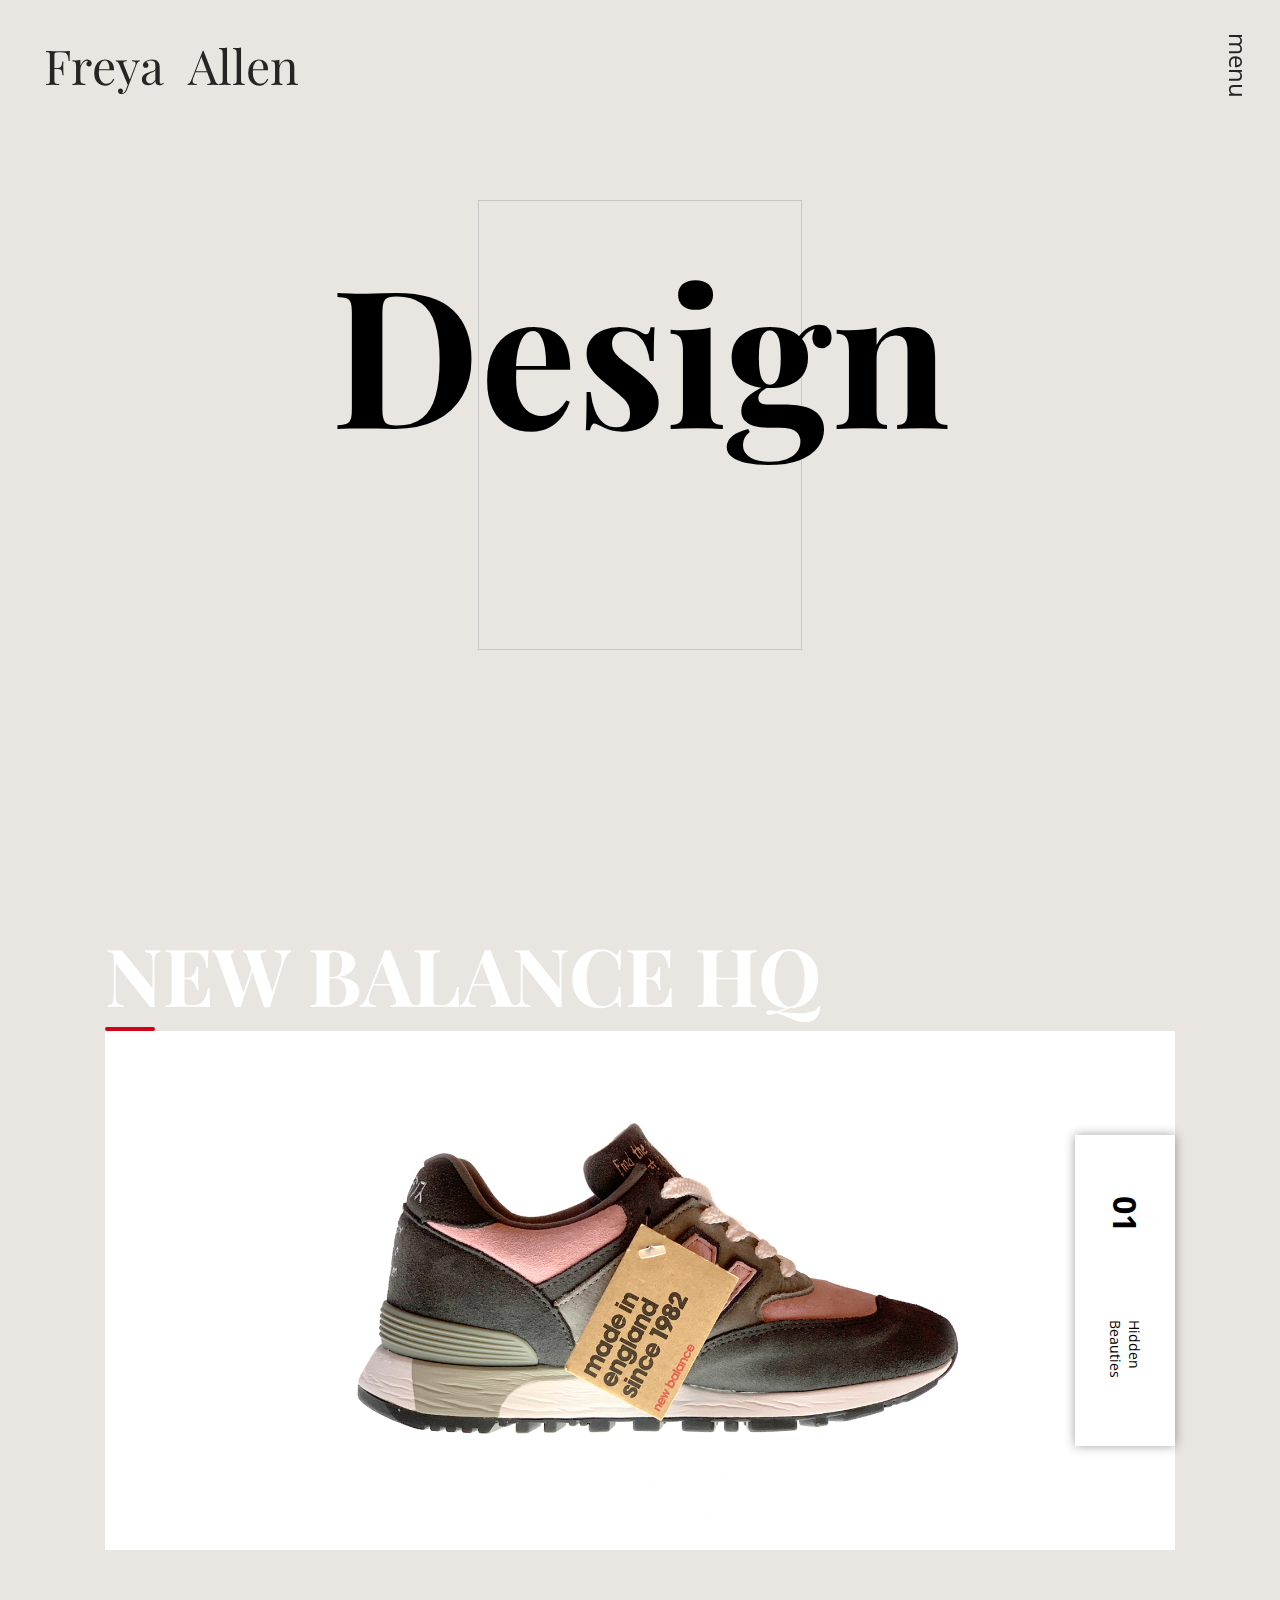
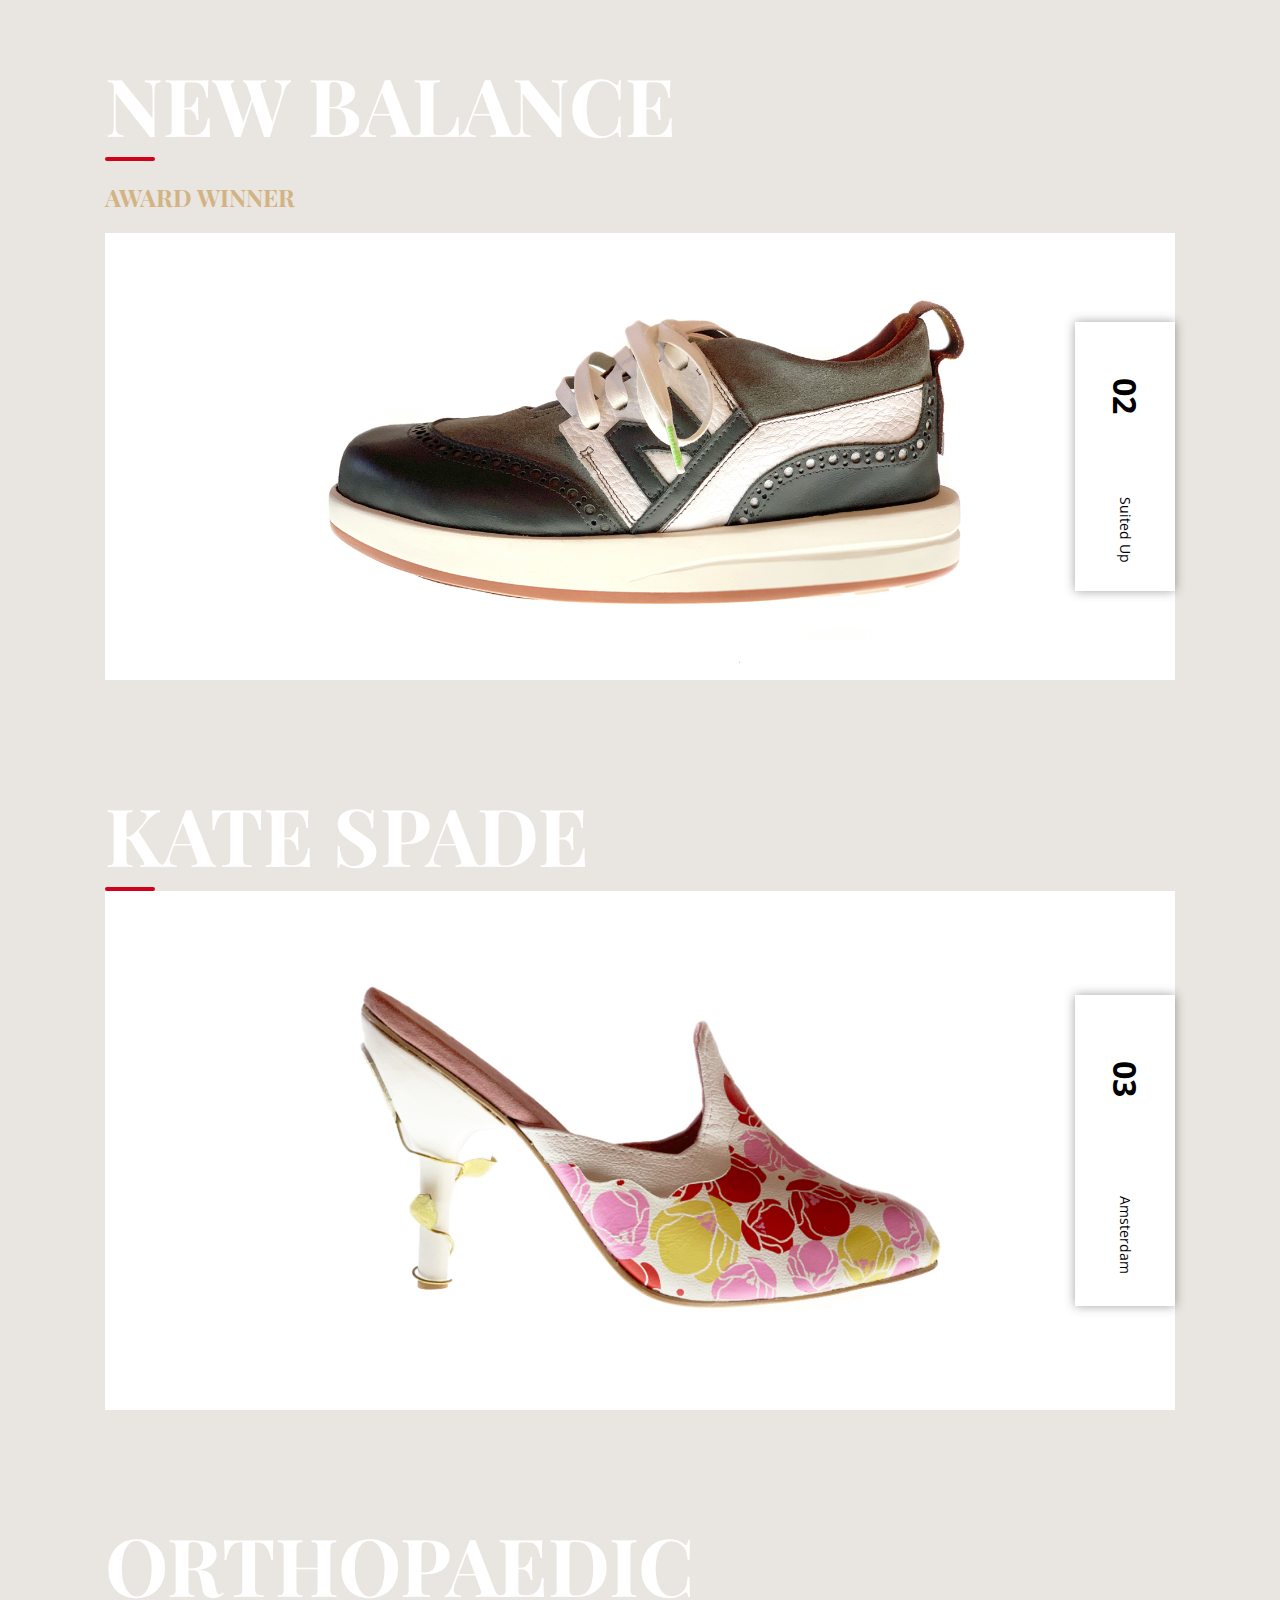
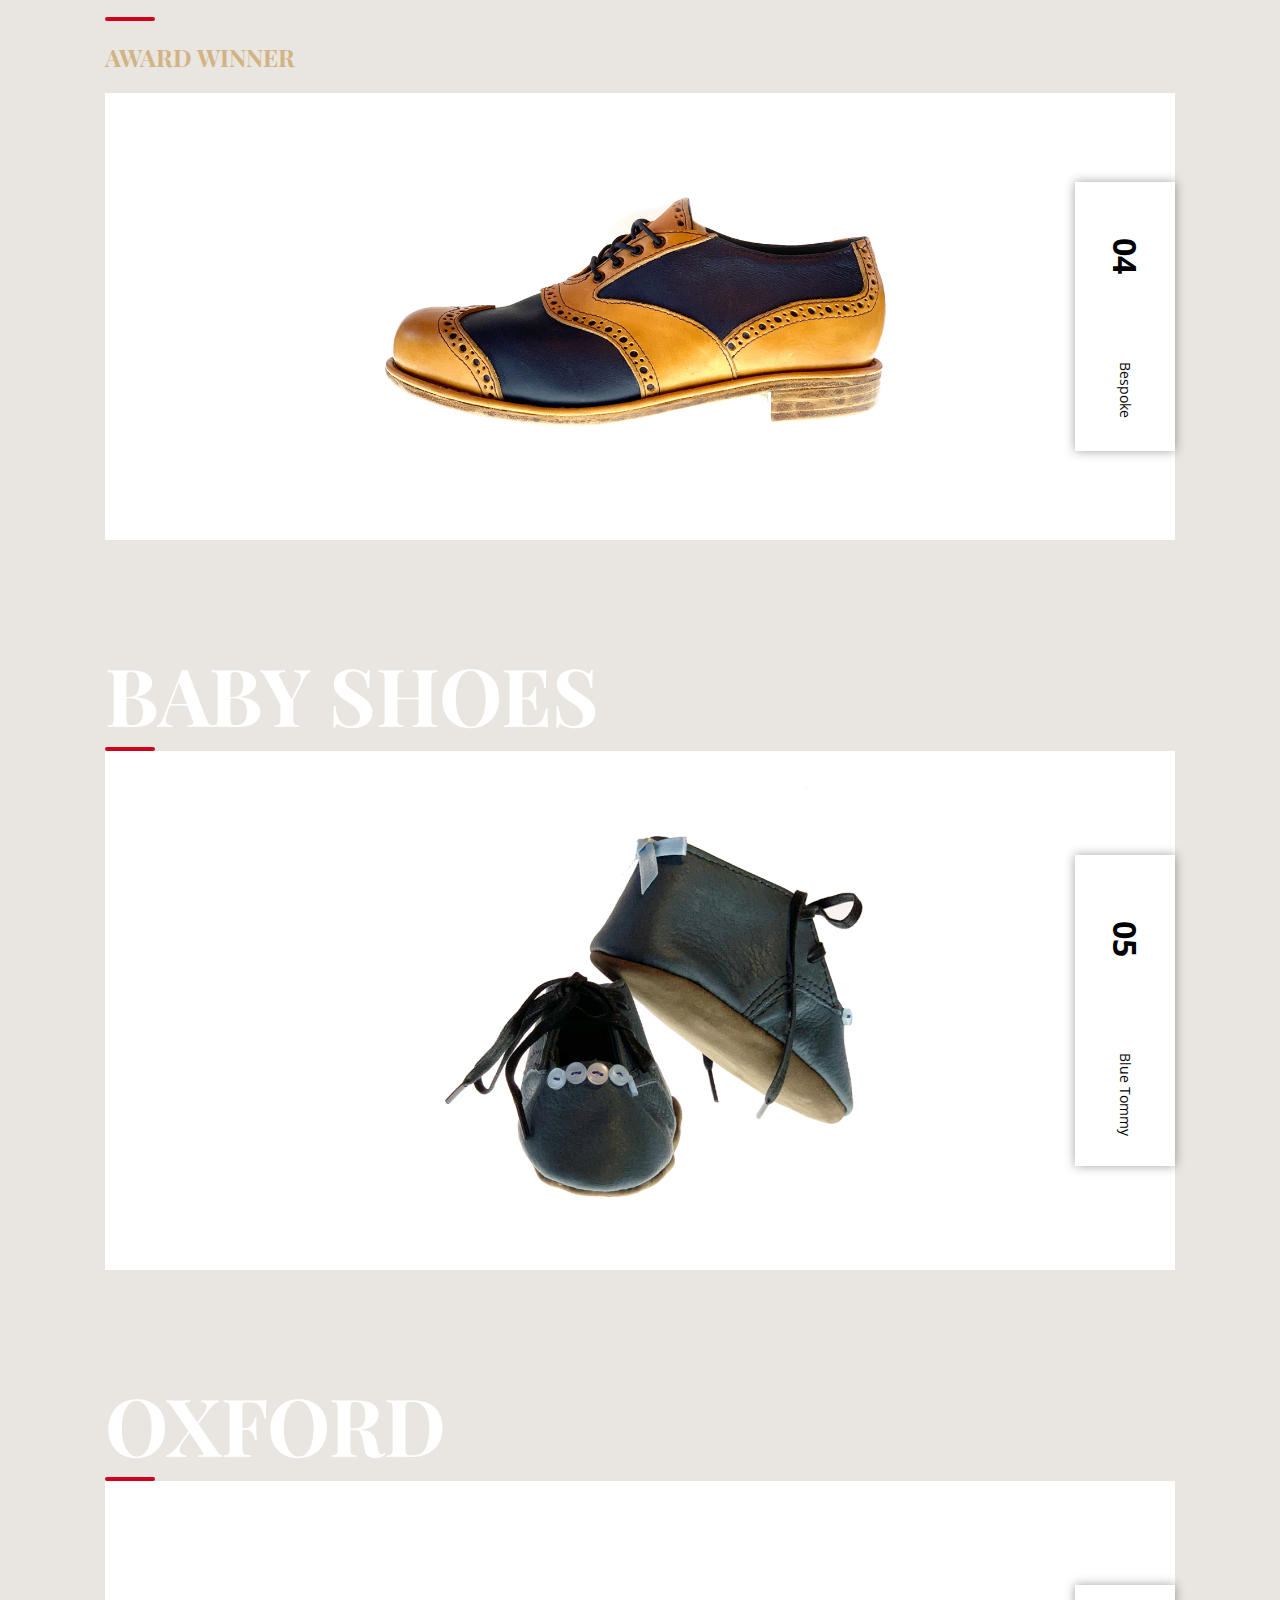
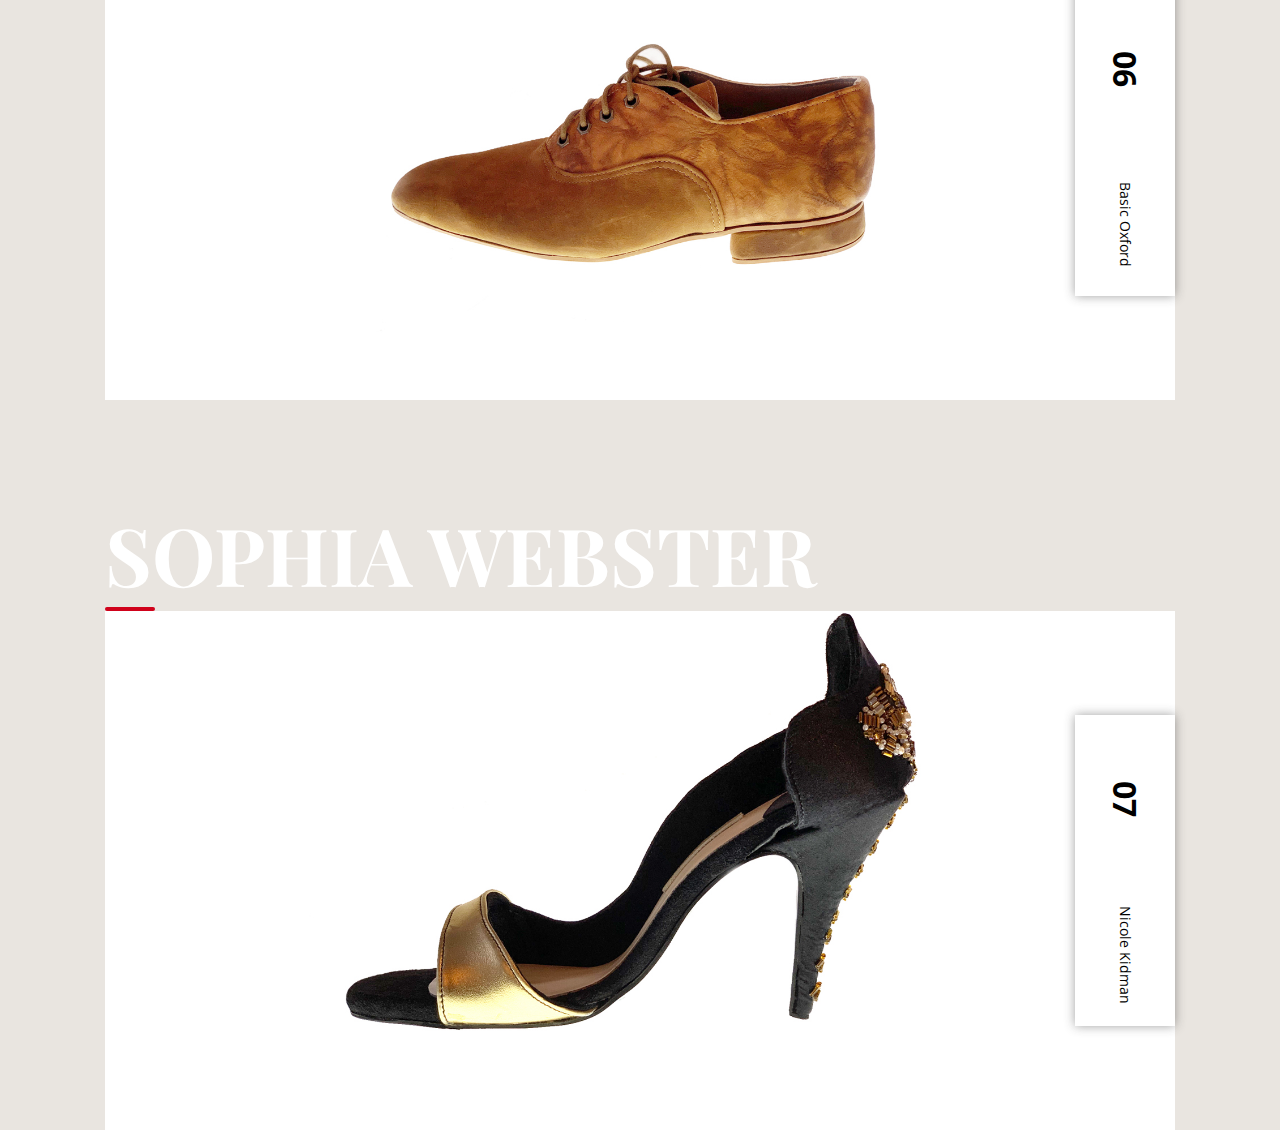
<file: index.html>
<!doctype html>
<html lang="en">

<head>
  <meta charset="utf-8">
  <meta name="viewport" content="width=device-width, initial-scale=1.0">
  <title>Freya Allen</title>
  <link href="https://fonts.googleapis.com/css?family=Open+Sans:300,400" rel="stylesheet">
  <link rel="stylesheet" href="https://use.fontawesome.com/releases/v5.6.1/css/all.css"
    integrity="sha384-gfdkjb5BdAXd+lj+gudLWI+BXq4IuLW5IT+brZEZsLFm++aCMlF1V92rMkPaX4PP" crossorigin="anonymous">
  <link href="https://fonts.googleapis.com/css?family=Playfair+Display:400,700" rel="stylesheet">
  <link rel="stylesheet" href="css/styles.css">
</head>

<body id="body">

  <div id="navbar">
    <a href="index.html">
      <ul class="logo" id="logo">
        <li class="spaced">F</li>
        <li class="ghost">r</li>
        <li class="ghost">e</li>
        <li class="ghost">y</li>
        <li class="ghost">a</li>
        <li class="spaced">A</li>
        <li class="ghost">l</li>
        <li class="ghost">l</li>
        <li class="ghost">e</li>
        <li class="ghost">n</li>
      </ul>
    </a>
    <a href="#" class="menu" id="menu">menu</a>
  </div>

  <nav class="overlay" id="overlay">
    <div class="right">
      <div class="right-one"></div>
      <div class="right-two"></div>
    </div>
    <ul>
      <li><a href="index.html">Portfolio</a><span class="number">01</span></li>
      <li><a href="gallery.html">Gallery</a><span class="number">02</span></li>
      <li><a href="about.html">About</a><span class="number">03</span></li>
      <li><a href="contact.html">Contact</a><span class="number">04</span></li>
    </ul>
    <a href="#" class="menu" id="close">close</a>
  </nav>

  <div class="floating-links">
    <a href="https://www.linkedin.com/in/freya-allen-a55a23171/" id="social1" class="social"><i
        class="fab fa-linkedin"></i></a>
    <a href="https://www.instagram.com/_freyaallen/?hl=en" id="social2" class="social"><i
        class="fab fa-instagram"></i></a>
  </div>

  <main>

    <section class="titles" id="titles">
      <div class="borderbox" id="borderbox">
        <h1 class="big-title">Design</h1>
        <svg width="312px" height="152px" viewBox="0 0 312 152">
          <g id="Artboard" stroke="none" stroke-width="1" fill="none" fill-rule="evenodd">
            <g id="shoe" transform="translate(15.000000, 11.000000)" stroke="#000000" stroke-width="2">
              <g id="Shoes">
                <path class="shoe"
                  d="M7.92676798,108.830352 C5.75807391,108.830352 4,109.95956 4,111.352508 L4,119.647544 C4,122.781678 7.95566629,125.322394 12.8352279,125.322394 L261.682605,125.322394 C266.562167,125.322394 271.020222,122.781678 271.020222,119.647544 C272.466019,106.096381 272.466019,99.3207992 271.020222,99.3207992 L7.92676798,108.830352 Z"
                  id="Rectangle-8"></path>
                <path class="shoe"
                  d="M171.928632,5.70487877 C171.851693,5.70485238 171.774755,5.70567859 171.697834,5.70735722 C165.947253,5.83285117 161.387218,10.5963514 161.512712,16.3469328 L161.66393,23.2762868 C161.665321,23.3399941 161.66874,23.4036409 161.674184,23.4671304 C161.815733,25.1179241 163.268714,26.3414106 164.919508,26.1998659 C166.960008,26.0249017 168.760836,26.2415156 170.314018,26.8614777 C172.241778,27.6309549 176.656843,30.1978385 183.656652,34.6070574 C184.157229,34.922374 184.739861,35.0826467 185.331283,35.0677217 C186.987616,35.0259228 188.296454,33.6493148 188.254655,31.9929822 L187.591378,5.71024906 L171.928632,5.70487877 Z"
                  id="Rectangle-9"
                  transform="translate(174.882906, 20.386778) rotate(40.000000) translate(-174.882906, -20.386778) ">
                </path>
                <path class="shoe"
                  d="M8.4105166,104.100844 L260.566667,104.100844 C263.32809,104.100844 265.566667,101.862268 265.566667,99.100844 L265.566667,37.7873596 C265.566667,19.2167689 259.309363,19.2167689 246.794756,37.7873596 C218.4,74.6890574 179.723333,68.1194475 170.074771,29.9380084 C166.499253,11.0083175 154.065715,15.9864051 131.461982,28.7286441 C121.816383,34.166088 110.318842,41.0173452 96.867397,48.0279806 C74.6831867,59.5899663 47.1845877,71.5854416 13.9142346,78.3874522 C2.9617796,84.653914 -0.37758099,92.2748937 3.896153,101.250391 L3.8961597,101.250388 C4.7252758,102.991659 6.4819267,104.100844 8.4105166,104.100844 Z"
                  id="Path-2"
                  transform="translate(133.831736, 60.757785) rotate(-2.000000) translate(-133.831736, -60.757785) ">
                </path>
                <path class="shoe"
                  d="M23.1082655,98.951984 L249.991917,91.2691969 C252.862739,91.2691969 255.19,89.2047564 255.19,86.6581399 L255.19,65.3039003"
                  id="Path-3" stroke-linecap="round"></path>
              </g>
            </g>
          </g>
        </svg>
      </div>
    </section>

    <div class="box">
      <div class="box-titles">
        <h1 class="project-title">NEW BALANCE HQ</h1>
        <div class="line"></div>
      </div>
      <div class="image image6">
        <div class="settings">
          <h5>01</h5>
          <h6>Hidden Beauties</h6>
        </div>
      </div>
    </div>

    <div class="box">
      <div class="box-titles">
        <h1 class="project-title">NEW BALANCE</h1>
        <div class="line"></div>
        <h3 class="award">Award Winner</h3>
      </div>
      <div class="image image1">
        <div class="settings">
          <h5>02</h5>
          <h6>Suited Up</h6>
        </div>
      </div>
    </div>

    <div class="box">
      <div class="box-titles">
        <h1 class="project-title">KATE SPADE</h1>
        <div class="line"></div>
      </div>
      <div class="image image2">
        <div class="settings">
          <h5>03</h5>
          <h6>Amsterdam</h6>
        </div>
      </div>
    </div>

    <div class="box">
      <div class="box-titles">
        <h1 class="project-title">orthopaedic</h1>
        <div class="line"></div>
        <h3 class="award">Award Winner</h3>
      </div>
      <div class="image image3">
        <div class="settings">
          <h5>04</h5>
          <h6>Bespoke</h6>
        </div>
      </div>
    </div>

    <div class="box">
      <div class="box-titles">
        <h1 class="project-title">baby shoes</h1>
        <div class="line"></div>
      </div>
      <div class="image image4">
        <div class="settings">
          <h5>05</h5>
          <h6>Blue Tommy</h6>
        </div>
      </div>
    </div>

    <div class="box">
      <div class="box-titles">
        <h1 class="project-title">oxford
        </h1>
        <div class="line"></div>
      </div>
      <div class="image image5">
        <div class="settings">
          <h5>06</h5>
          <h6>Basic Oxford</h6>
        </div>
      </div>
    </div>

    <div class="box">
      <div class="box-titles">
        <h1 class="project-title">Sophia Webster
        </h1>
        <div class="line"></div>
      </div>
      <div class="image image7">
        <div class="settings">
          <h5>07</h5>
          <h6>Nicole Kidman</h6>
        </div>
      </div>
    </div>

  </main>

  <script src="js/javascript.js"></script>

</body>

</html>
</file>
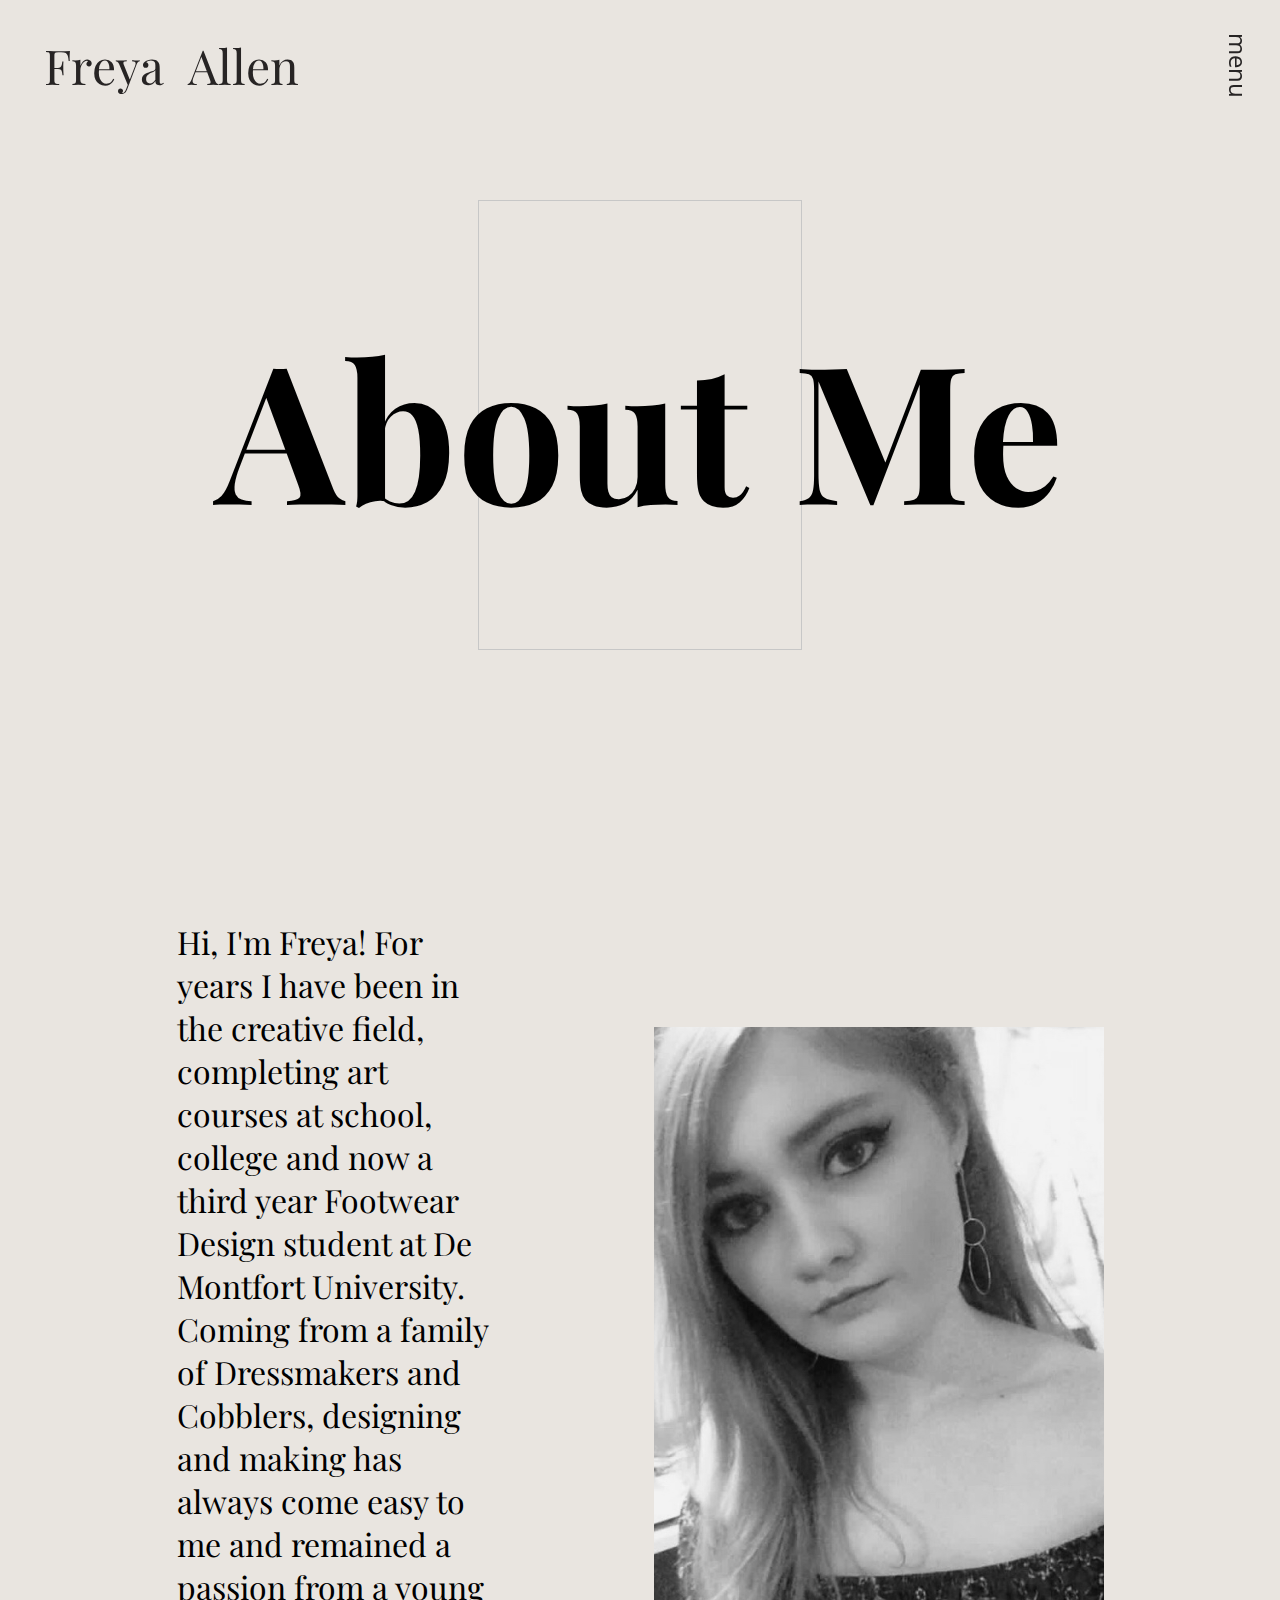
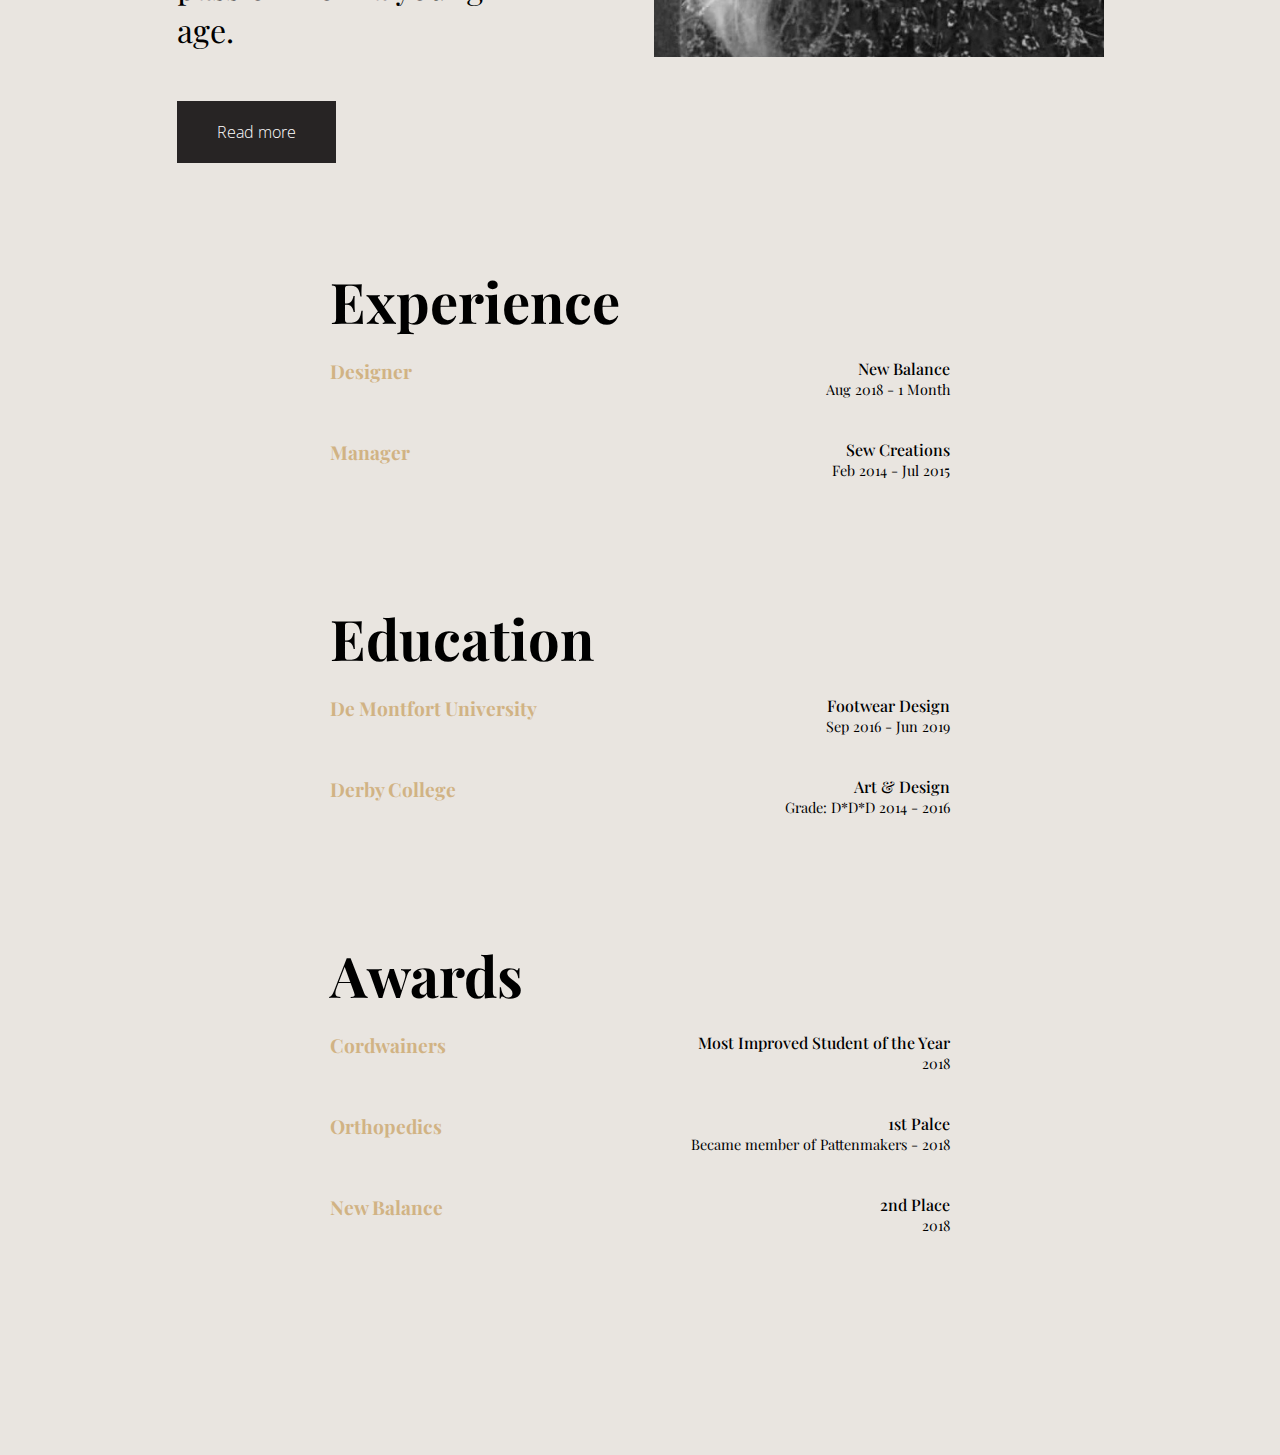
<file: about.html>
<!doctype html>
<html lang="en">

<head>
  <meta charset="utf-8">
  <meta name="viewport" content="width=device-width, initial-scale=1.0">
  <title>Freya Allen</title>
  <link rel="stylesheet" href="https://use.fontawesome.com/releases/v5.6.1/css/all.css" integrity="sha384-gfdkjb5BdAXd+lj+gudLWI+BXq4IuLW5IT+brZEZsLFm++aCMlF1V92rMkPaX4PP"
    crossorigin="anonymous">
  <link href="https://fonts.googleapis.com/css?family=Open+Sans:300,400" rel="stylesheet">
  <link href="https://fonts.googleapis.com/css?family=Playfair+Display:400,700" rel="stylesheet">
  <link rel="stylesheet" href="css/styles.css">
</head>

<body>

  <div id="navbar">
    <a href="index.html">
      <ul class="logo" id="logoblack">
        <li class="spaced">F</li>
        <li class="ghost">r</li>
        <li class="ghost">e</li>
        <li class="ghost">y</li>
        <li class="ghost">a</li>
        <li class="spaced">A</li>
        <li class="ghost">l</li>
        <li class="ghost">l</li>
        <li class="ghost">e</li>
        <li class="ghost">n</li>
      </ul>
    </a>
    <a href="#" class="menu" id="menublack">menu</a>
  </div>

  <nav class="overlay" id="overlay">
    <div class="right">
      <div class="right-one"></div>
      <div class="right-two"></div>
    </div>
    <ul>
      <li><a href="index.html">Portfolio</a><span class="number">01</span></li>
      <li><a href="gallery.html">Gallery</a><span class="number">02</span></li>
      <li><a href="about.html">About</a><span class="number">03</span></li>
      <li><a href="contact.html">Contact</a><span class="number">04</span></li>
    </ul>
    <a href="#" class="menu" id="close">close</a>
  </nav>

  <div class="floating-links">
    <a href="https://www.linkedin.com/in/freya-allen-a55a23171/" class="social"><i class="fab fa-linkedin"></i></a>
    <a href="https://www.instagram.com/_freyaallen/?hl=en" class="social"><i class="fab fa-instagram"></i></a>
  </div>

  <main>

    <section class="titles" id="titles">
      <div class="borderbox" id="borderbox">
        <h1 class="big-title">About Me</h1>
      </div>
    </section>

    <section class="about-page">
      <div class="about-text">
        <p>Hi, I'm Freya! For years I have been in the creative field, completing art courses at school, college and now a third year Footwear Design student at De Montfort University. Coming from a family of Dressmakers and Cobblers, designing and making has always come easy to me and remained a passion from a young age.</p>
        <a class="button" href="#exp"> Read more</a>
      </div>
      <img class="about-img" src="images/freya.jpg" alt="">
    </section>

    <section class="cv-section" id="exp">
      <h2 class="cv-title">Experience</h2>
      <div class="cv-row">
        <h2 class="cv-position">Designer</h2>
        <div class="cv-right">
          <h2 class="cv-company">New Balance</h2>
          <h4 class="cv-date">Aug 2018 - 1 Month</h4>
        </div>
      </div>
      <div class="cv-row">
        <h2 class="cv-position">Manager</h2>
        <div class="cv-right">
          <h2 class="cv-company">Sew Creations</h2>
          <h4 class="cv-date">Feb 2014 - Jul 2015</h4>
        </div>
      </div>
    </section>

    <section class="cv-section">
      <h2 class="cv-title">Education</h2>
      <div class="cv-row">
        <h2 class="cv-position">De Montfort University</h2>
        <div class="cv-right">
          <h2 class="cv-company">Footwear Design</h2>
          <h4 class="cv-date">Sep 2016 - Jun 2019</h4>
        </div>
      </div>
      <div class="cv-row">
        <h2 class="cv-position">Derby College</h2>
        <div class="cv-right">
          <h2 class="cv-company">Art & Design</h2>
          <h4 class="cv-date">Grade: D*D*D 2014 - 2016</h4>
        </div>
      </div>
    </section>

    <section class="cv-section last">
      <h2 class="cv-title">Awards</h2>
      <div class="cv-row">
        <h2 class="cv-position">Cordwainers</h2>
        <div class="cv-right">
          <h2 class="cv-company">Most Improved Student of the Year</h2>
          <h4 class="cv-date">2018</h4>
        </div>
      </div>
      <div class="cv-row">
        <h2 class="cv-position">Orthopedics</h2>
        <div class="cv-right">
          <h2 class="cv-company">1st Palce</h2>
          <h4 class="cv-date">Became member of Pattenmakers - 2018</h4>
        </div>
      </div>
      <div class="cv-row">
        <h2 class="cv-position">New Balance</h2>
        <div class="cv-right">
          <h2 class="cv-company">2nd Place</h2>
          <h4 class="cv-date">2018</h4>
        </div>
      </div>
    </section>

  </main>

  <script src="js/javascript.js"></script>

</body>

</html>
</file>
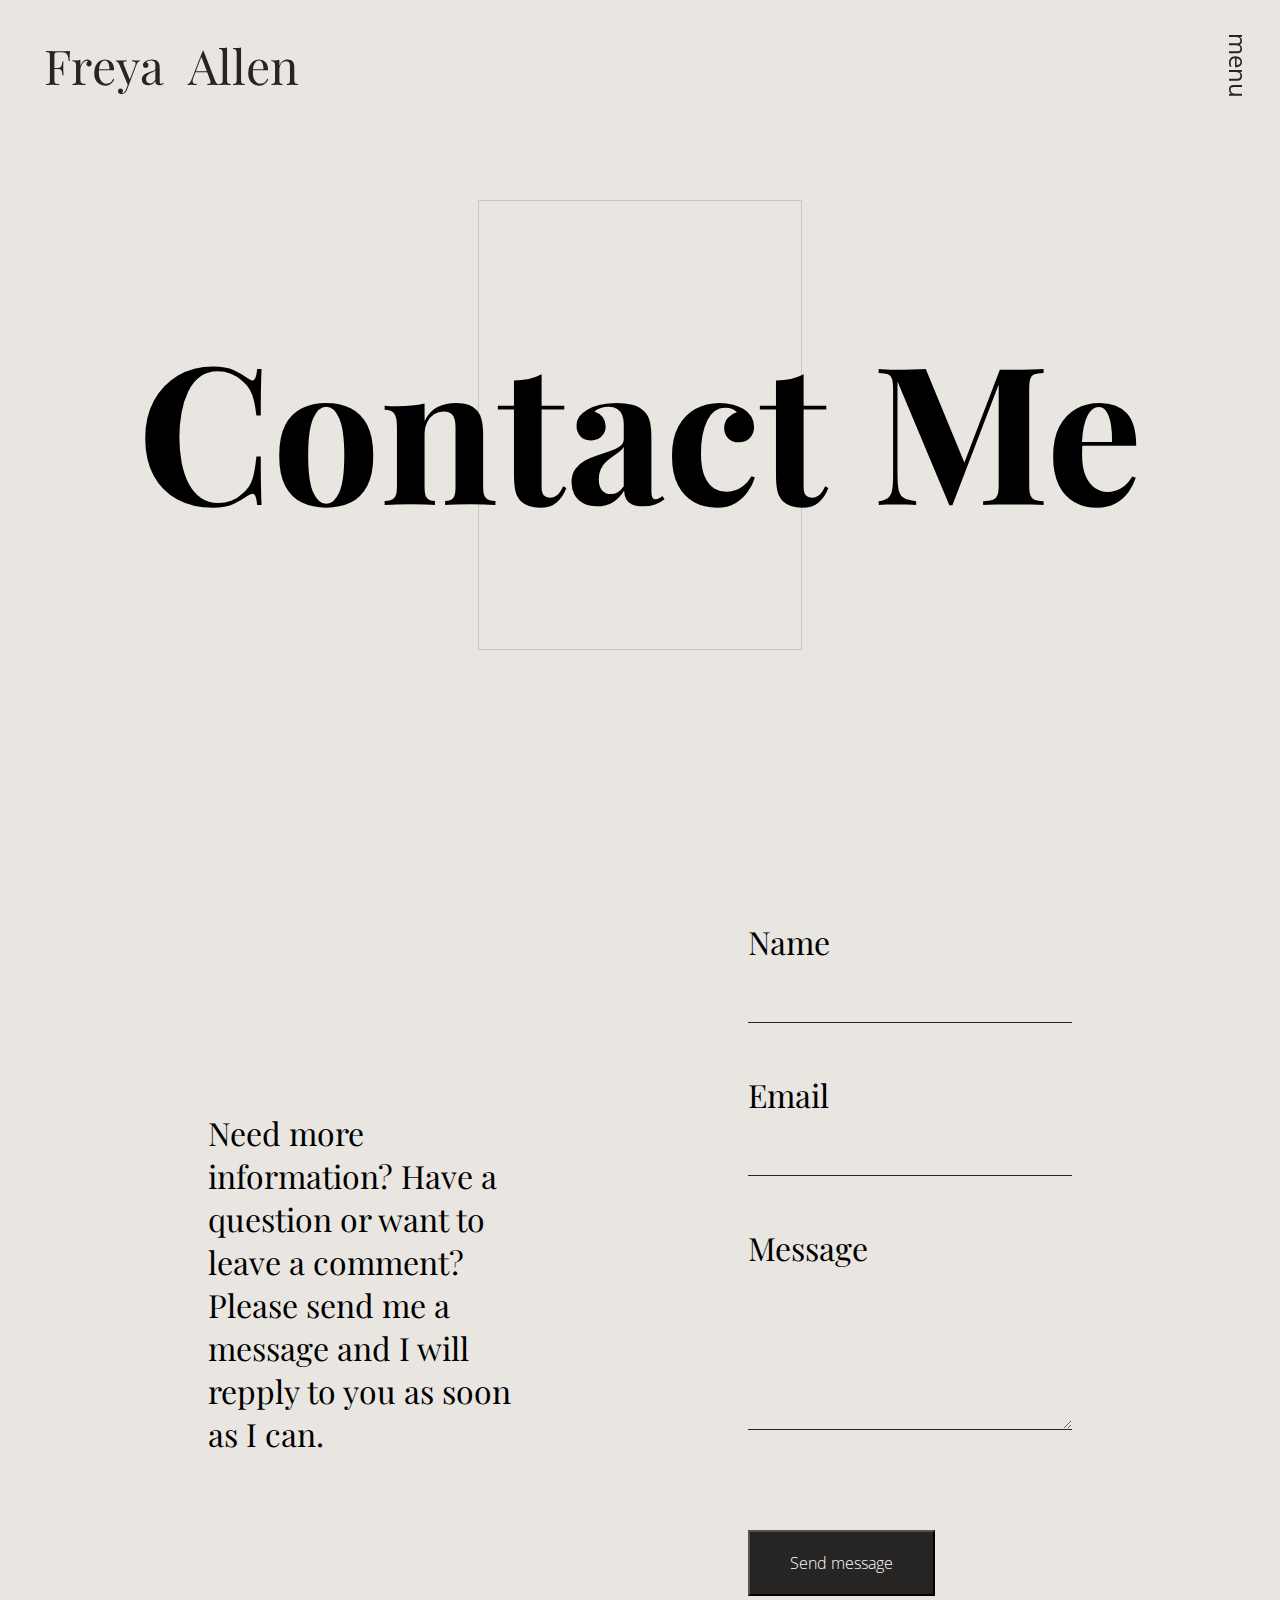
<file: contact.html>
<!doctype html>
<html lang="en">

<head>
  <meta charset="utf-8">
  <meta name="viewport" content="width=device-width, initial-scale=1.0">
  <title>Freya Allen</title>
  <link rel="stylesheet" href="https://use.fontawesome.com/releases/v5.6.1/css/all.css" integrity="sha384-gfdkjb5BdAXd+lj+gudLWI+BXq4IuLW5IT+brZEZsLFm++aCMlF1V92rMkPaX4PP"
    crossorigin="anonymous">
  <link href="https://fonts.googleapis.com/css?family=Open+Sans:300,400" rel="stylesheet">
  <link href="https://fonts.googleapis.com/css?family=Playfair+Display:400,700" rel="stylesheet">
  <link rel="stylesheet" href="css/styles.css">
</head>

<body>

  <div id="navbar">
    <a href="index.html">
      <ul class="logo" id="logoblack">
        <li class="spaced">F</li>
        <li class="ghost">r</li>
        <li class="ghost">e</li>
        <li class="ghost">y</li>
        <li class="ghost">a</li>
        <li class="spaced">A</li>
        <li class="ghost">l</li>
        <li class="ghost">l</li>
        <li class="ghost">e</li>
        <li class="ghost">n</li>
      </ul>
    </a>
    <a href="#" class="menu" id="menublack">menu</a>
  </div>

  <nav class="overlay" id="overlay">
    <div class="right">
      <div class="right-one"></div>
      <div class="right-two"></div>
    </div>
    <ul>
      <li><a href="index.html">Portfolio</a><span class="number">01</span></li>
      <li><a href="gallery.html">Gallery</a><span class="number">02</span></li>
      <li><a href="about.html">About</a><span class="number">03</span></li>
      <li><a href="contact.html">Contact</a><span class="number">04</span></li>
    </ul>
    <a href="#" class="menu" id="close">close</a>
  </nav>

  <div class="floating-links">
    <a href="https://www.linkedin.com/in/freya-allen-a55a23171/" class="social"><i class="fab fa-linkedin"></i></a>
    <a href="https://www.instagram.com/_freyaallen/?hl=en" class="social"><i class="fab fa-instagram"></i></a>
  </div>

  <main>

    <section class="titles" id="titles">
      <div class="borderbox" id="borderbox">
        <h1 class="big-title">Contact Me</h1>
      </div>
    </section>

    <section class="contact-page">
      <p class="contact-text">
        Need more information? Have a question or want to leave a comment? Please send me a message and I will
        repply to you as soon as I can.
      </p>
      <div class="separator"></div>
      <form method="POST" data-netlify="true" class="contact-form">
        <label for="name">Name</label>
        <input id="name" type="text" name="name">
        <label for="email">Email</label>
        <input id="email" type="email" name="email">
        <label for="message">Message</label>
        <textarea id="message" name="Text1" cols="40" rows="5" name="message"></textarea>
        <button type="submit">Send message</button>
      </form>
    </section>

  </main>

  <script src="js/javascript.js"></script>

</body>

</html>
</file>
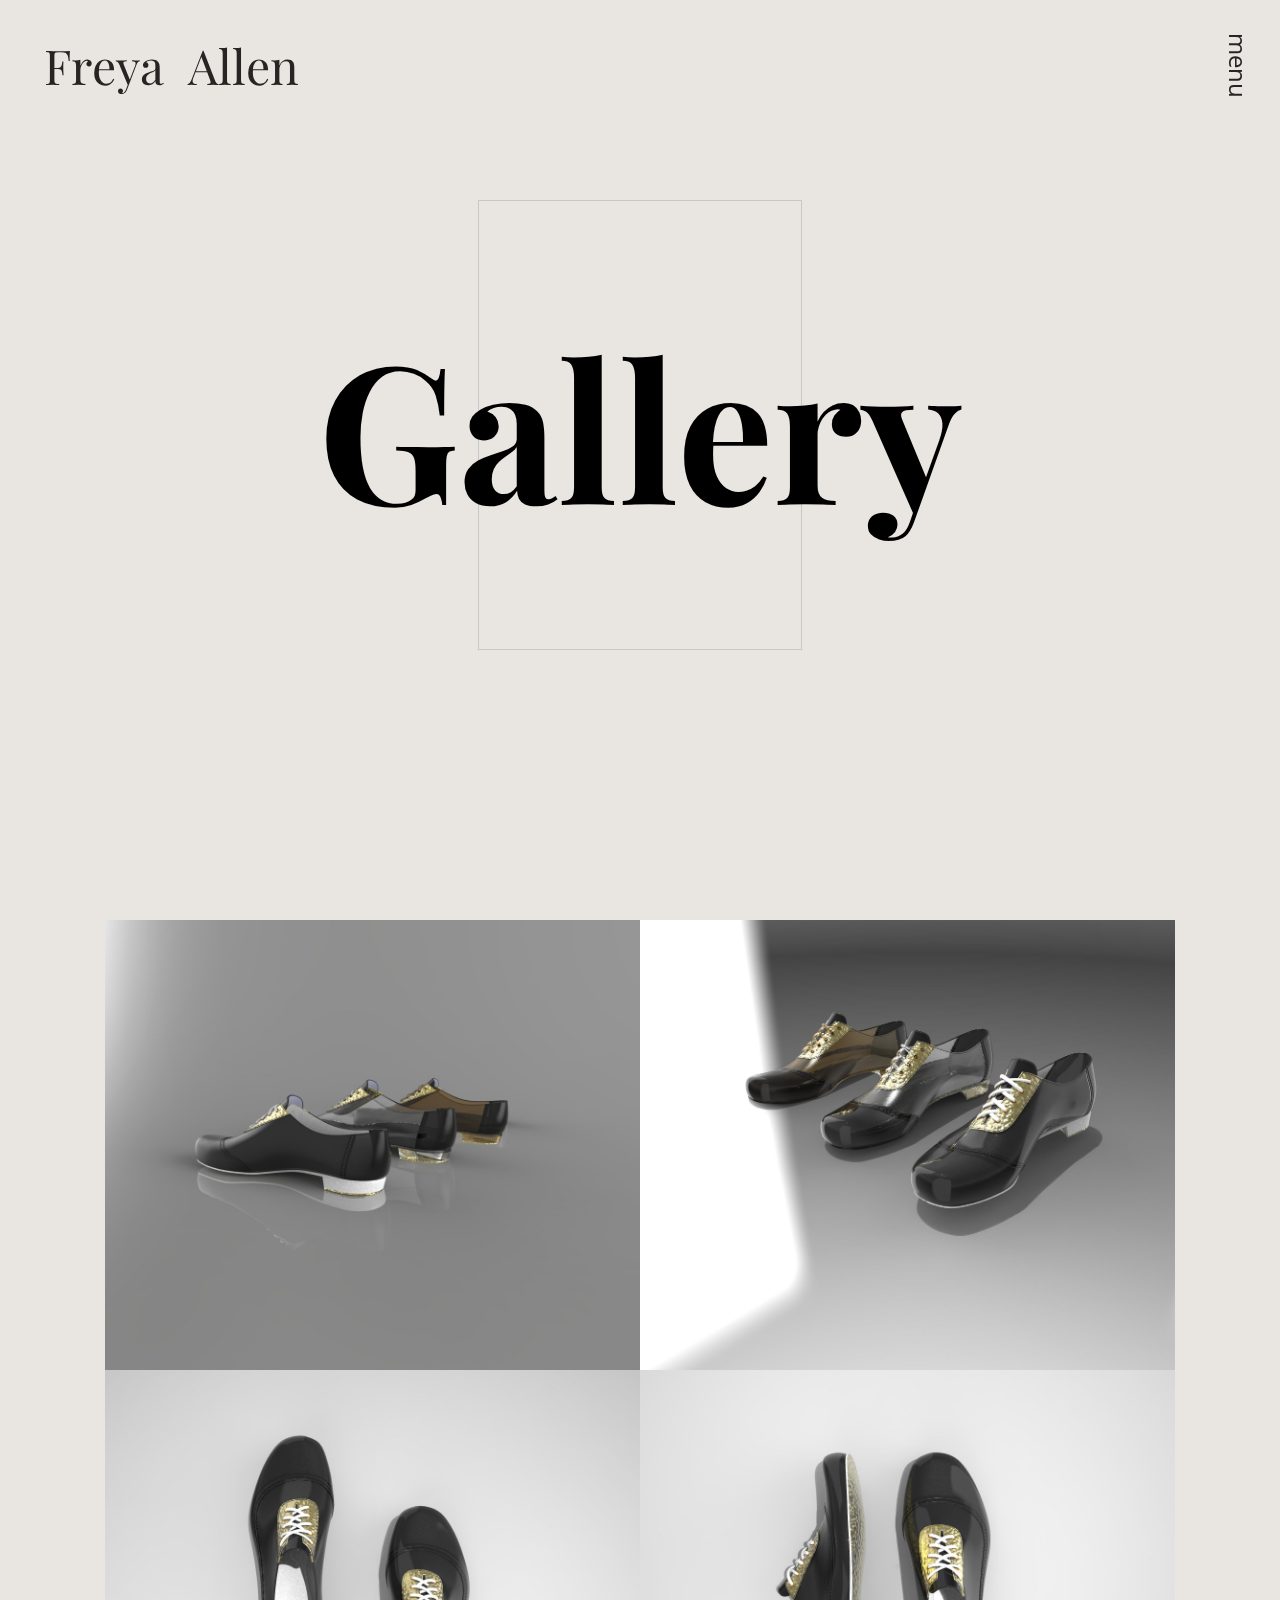
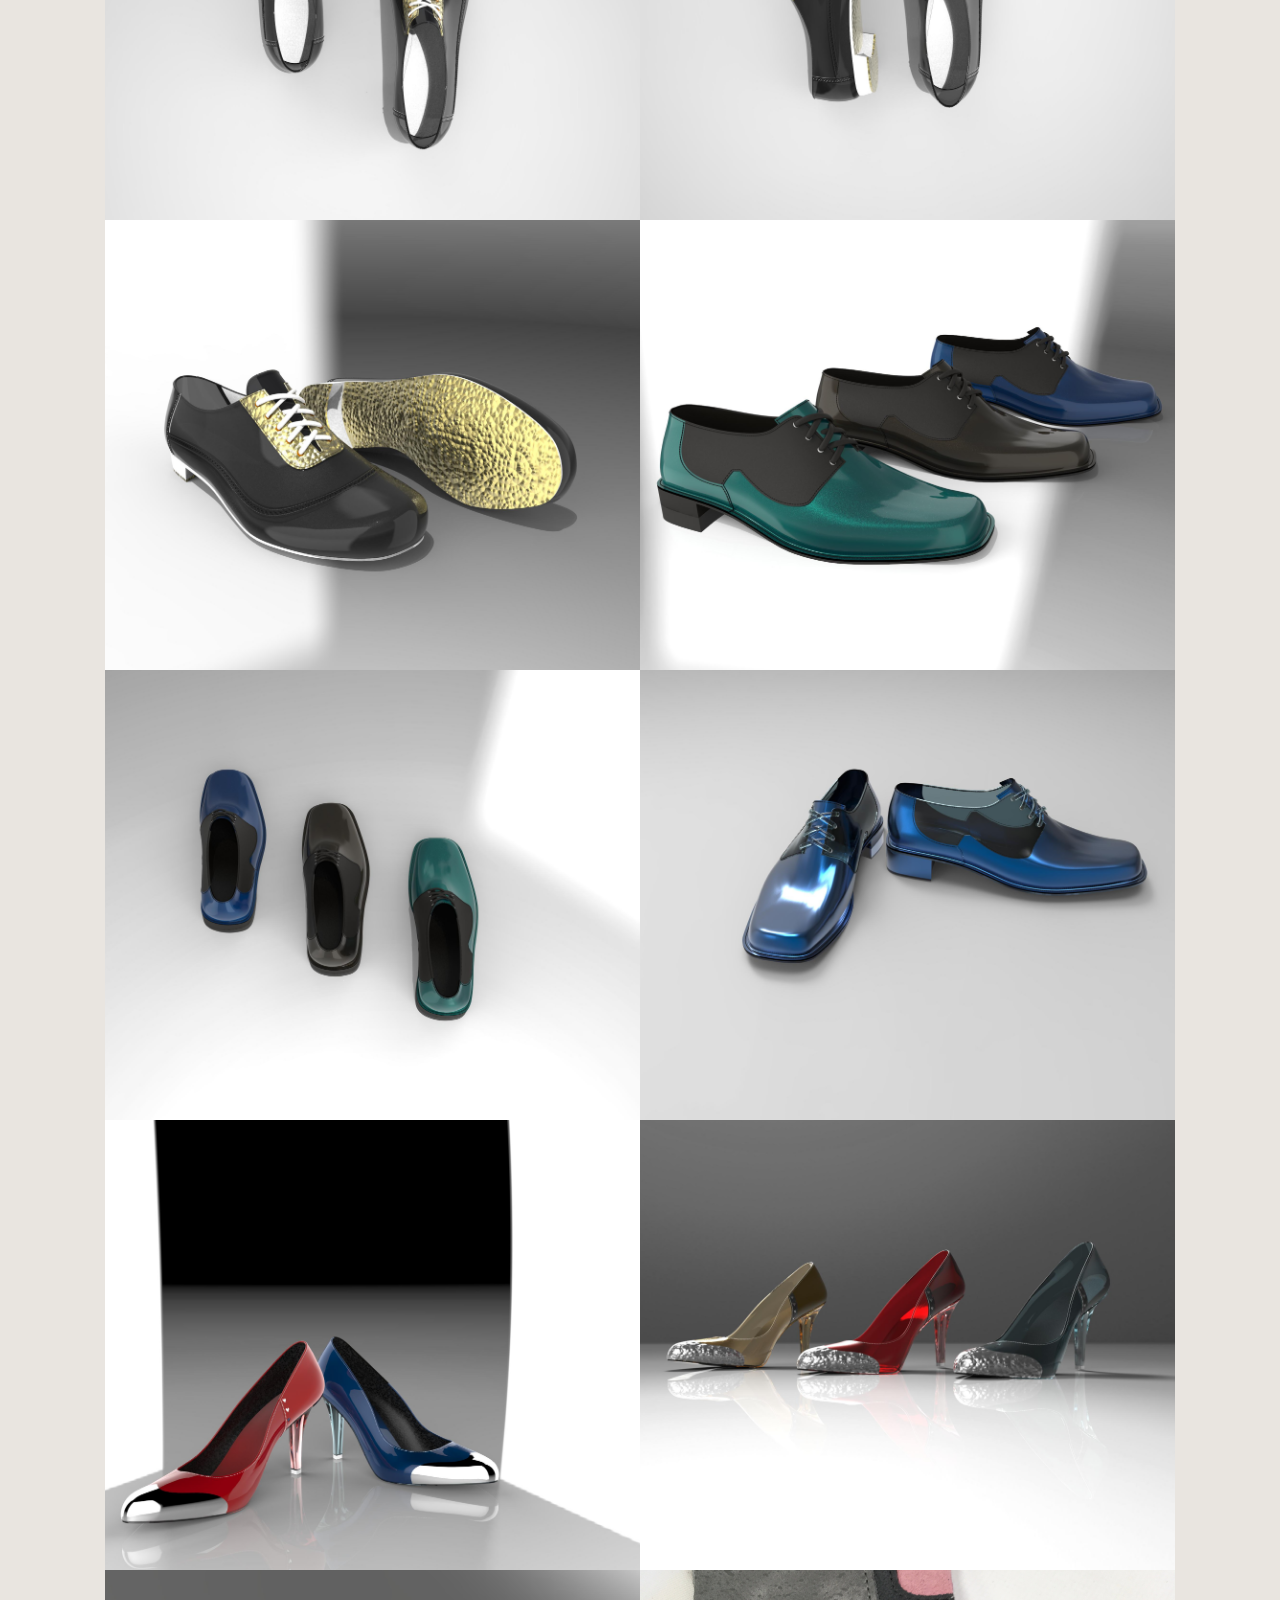
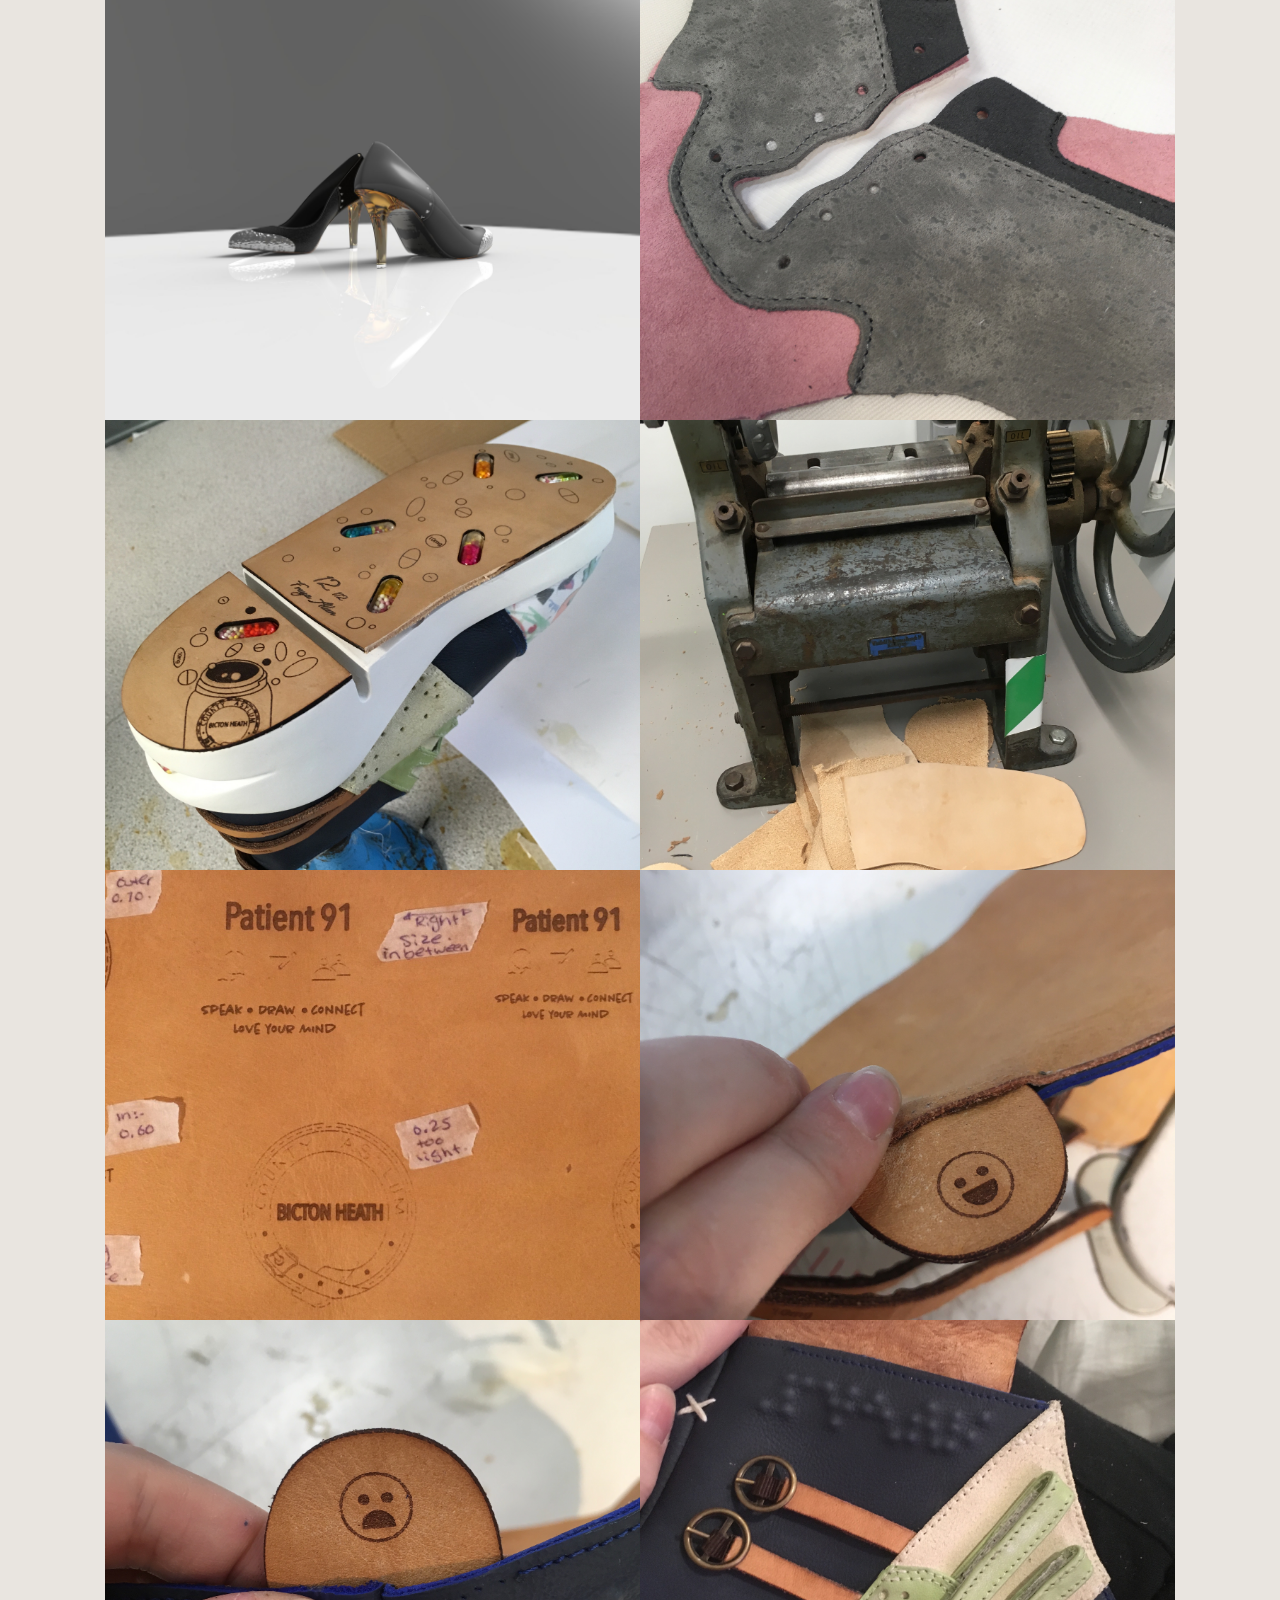
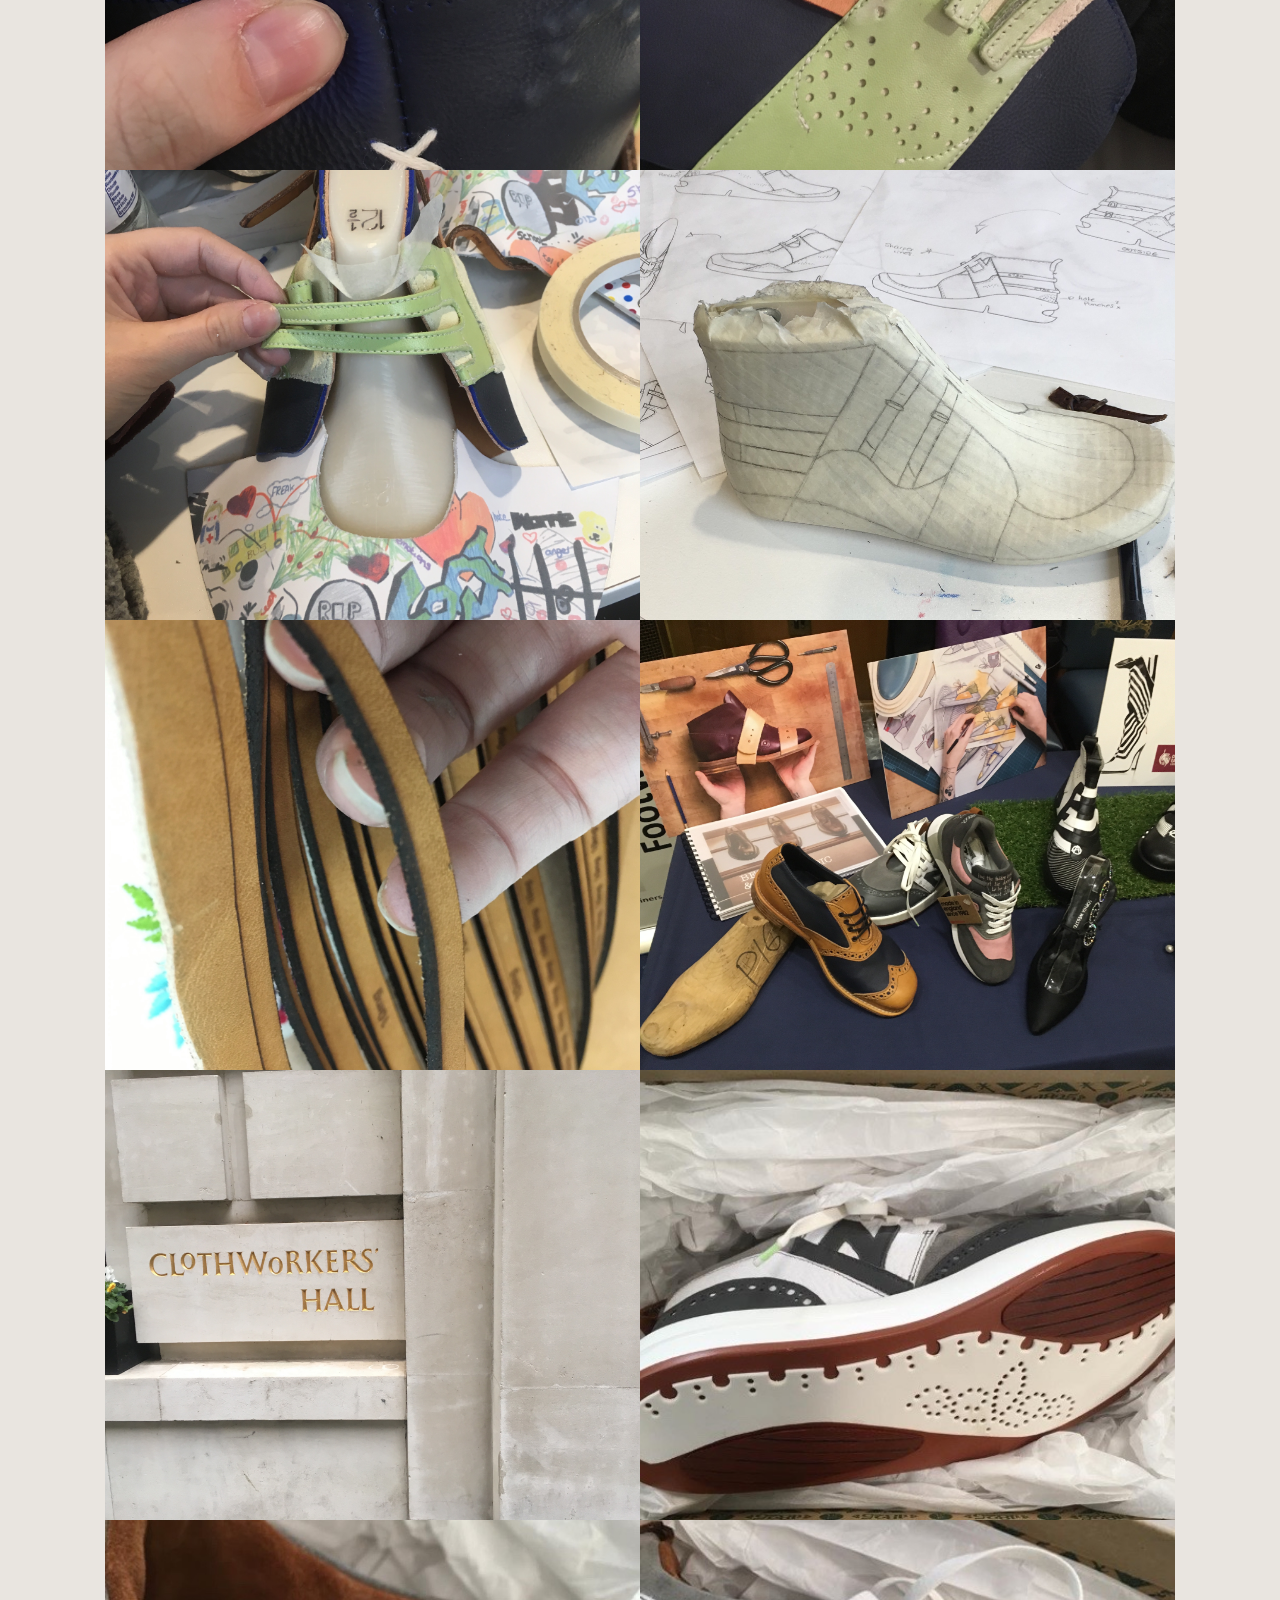
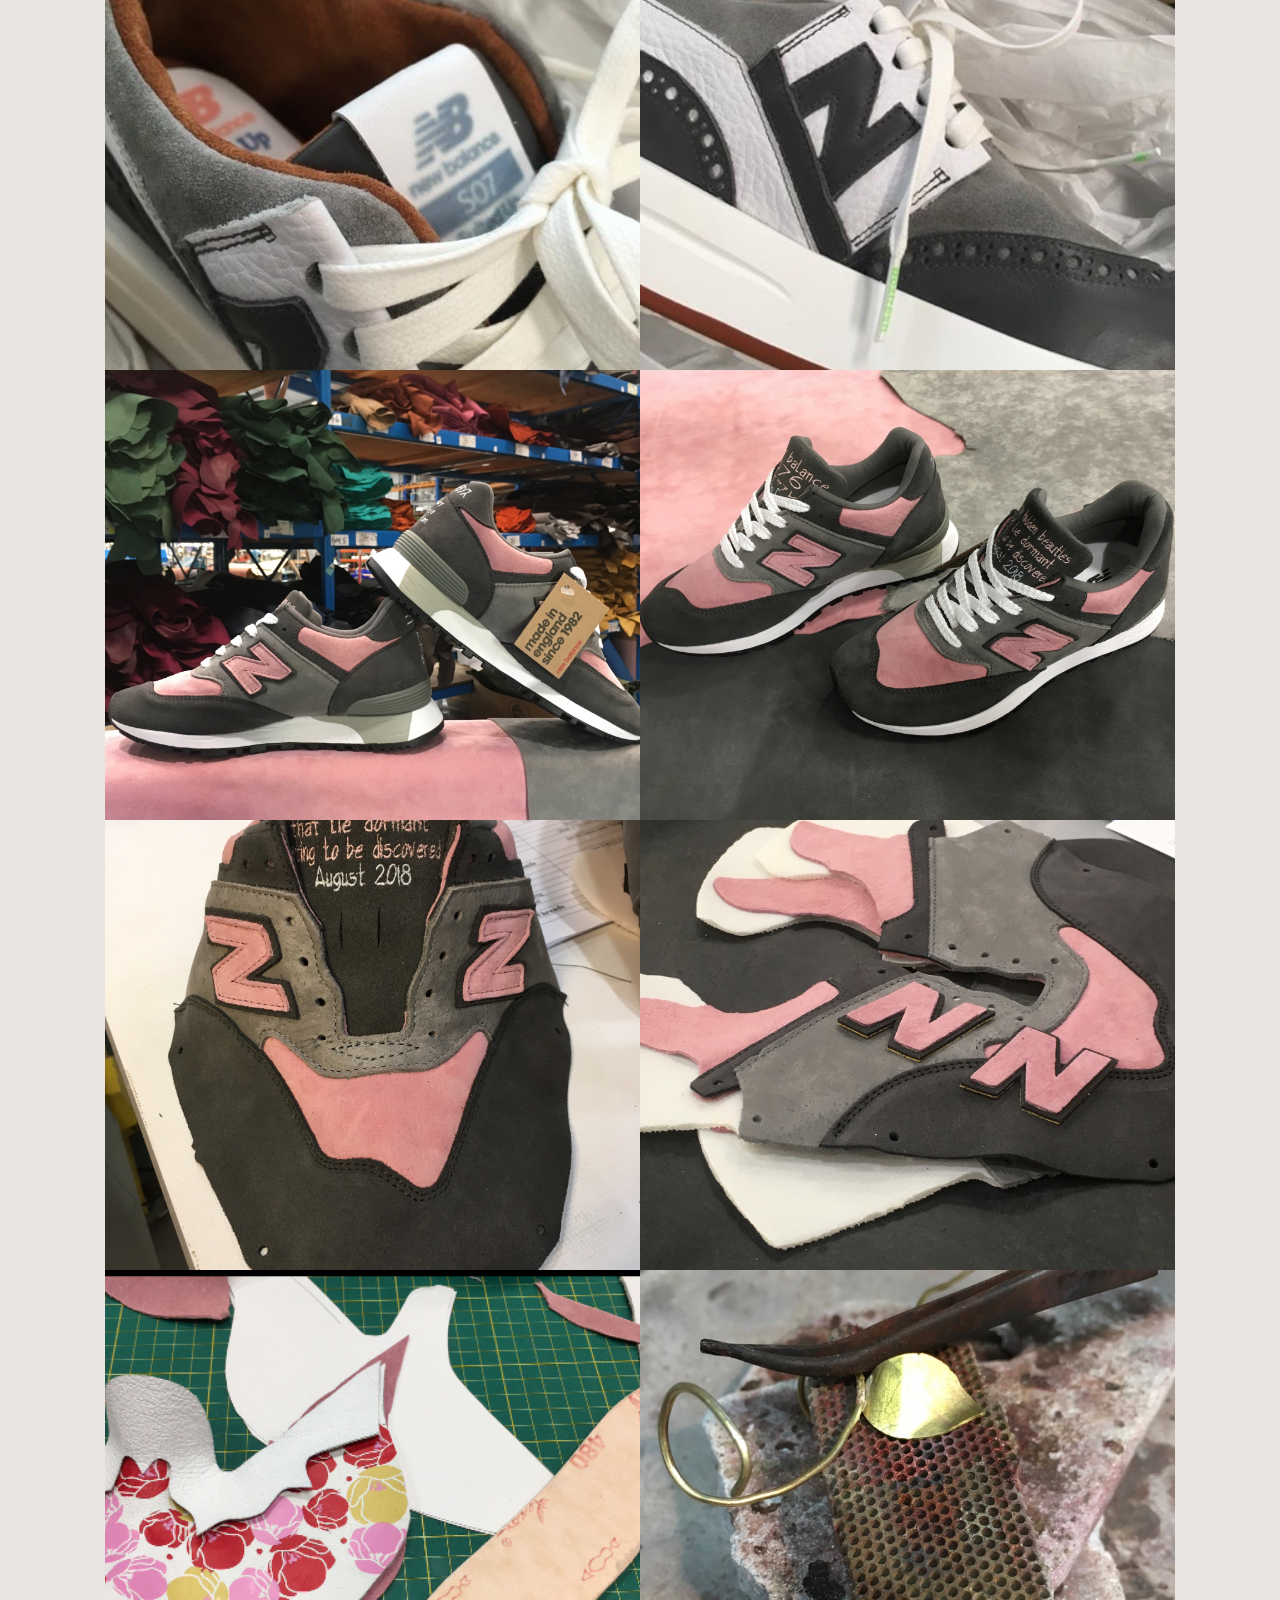
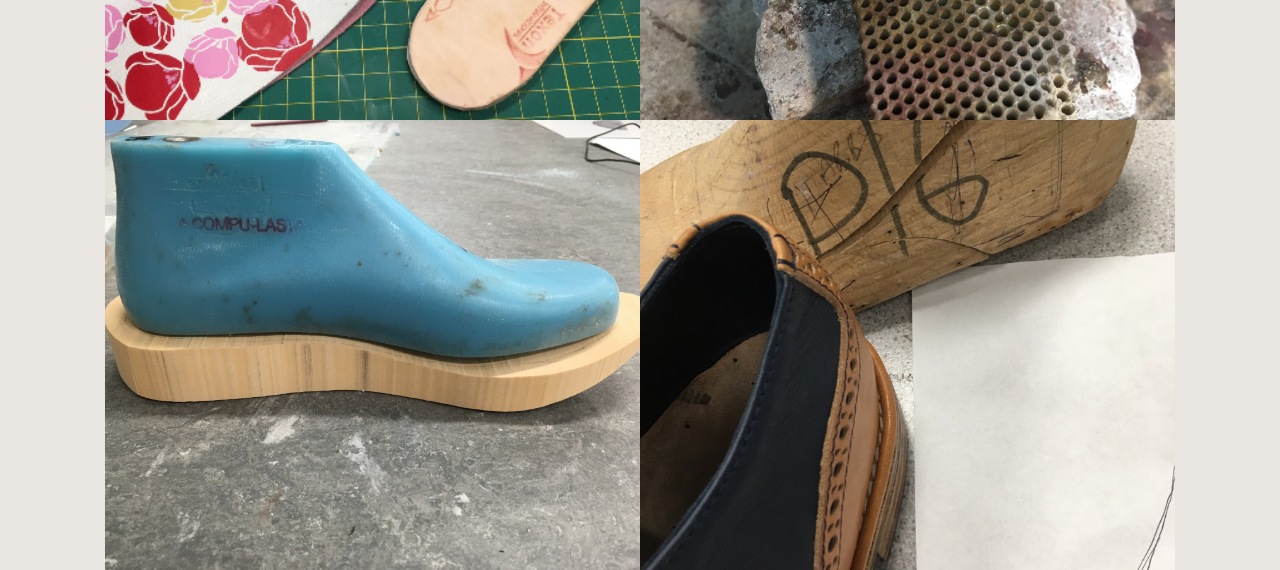
<file: gallery.html>
<!doctype html>
<html lang="en">

<head>
  <meta charset="utf-8">
  <meta name="viewport" content="width=device-width, initial-scale=1.0">
  <title>Freya Allen</title>
  <link rel="stylesheet" href="https://use.fontawesome.com/releases/v5.6.1/css/all.css" integrity="sha384-gfdkjb5BdAXd+lj+gudLWI+BXq4IuLW5IT+brZEZsLFm++aCMlF1V92rMkPaX4PP"
    crossorigin="anonymous">
  <link href="https://fonts.googleapis.com/css?family=Open+Sans:300,400" rel="stylesheet">
  <link href="https://fonts.googleapis.com/css?family=Playfair+Display:400,700" rel="stylesheet">
  <link rel="stylesheet" href="css/styles.css">
</head>

<body id="body">

  <div id="navbar">
    <a href="index.html">
      <ul class="logo" id="logo">
        <li class="spaced">F</li>
        <li class="ghost">r</li>
        <li class="ghost">e</li>
        <li class="ghost">y</li>
        <li class="ghost">a</li>
        <li class="spaced">A</li>
        <li class="ghost">l</li>
        <li class="ghost">l</li>
        <li class="ghost">e</li>
        <li class="ghost">n</li>
      </ul>
    </a>
    <a href="#" class="menu" id="menu">menu</a>
  </div>

  <nav class="overlay" id="overlay">
    <div class="right">
      <div class="right-one"></div>
      <div class="right-two"></div>
    </div>
    <ul>
      <li><a href="index.html">Portfolio</a><span class="number">01</span></li>
      <li><a href="gallery.html">Gallery</a><span class="number">02</span></li>
      <li><a href="about.html">About</a><span class="number">03</span></li>
      <li><a href="contact.html">Contact</a><span class="number">04</span></li>
    </ul>
    <a href="#" class="menu" id="close">close</a>
  </nav>

  <div class="floating-links">
    <a href="https://www.linkedin.com/in/freya-allen-a55a23171/" id="social1" class="social"><i class="fab fa-linkedin"></i></a>
    <a href="https://www.instagram.com/_freyaallen/?hl=en" id="social2" class="social"><i class="fab fa-instagram"></i></a>
  </div>

  <main>

    <section class="titles" id="titles">
      <div class="borderbox" id="borderbox">
        <h1 class="big-title">Gallery</h1>
      </div>
    </section>

    <div class="img-col">
      <img class="gallery-img" src="images/gallery/img23.jpg" alt="CAD 3 shoes back mens">
      <img class="gallery-img" src="images/gallery/img24.jpg" alt="CAD 3 shoes front mens">
      <img class="gallery-img" src="images/gallery/img25.jpg" alt="CAD 2 shoes top mens">
      <img class="gallery-img" src="images/gallery/img26.jpg" alt="CAD 2 shoes top mens tilted">
      <img class="gallery-img" src="images/gallery/img27.jpg" alt="CAD 2 shoes front mens tilted">
      <img class="gallery-img" src="images/gallery/img28.jpg" alt="CAD 3 shoes front side">
      <img class="gallery-img" src="images/gallery/img29.jpg" alt="CAD 3 shoes top">
      <img class="gallery-img" src="images/gallery/img30.jpg" alt="CAD shoes blue">
      <img class="gallery-img" src="images/gallery/img31.jpg" alt="CAD heels red blue">
      <img class="gallery-img" src="images/gallery/img32.jpg" alt="CAD heels brown red green">
      <img class="gallery-img" src="images/gallery/img33.jpg" alt="CAD heels black grey">
      <img class="gallery-img" src="images/gallery/img1.jpeg" alt="New Balance development">
      <img class="gallery-img" src="images/gallery/img2.jpeg" alt="Mental health shoe sole">
      <img class="gallery-img" src="images/gallery/img3.jpeg" alt="Shoe production">
      <img class="gallery-img" src="images/gallery/img7.jpeg" alt="Laser print experiments">
      <img class="gallery-img" src="images/gallery/img8.jpeg" alt="Happy tag">
      <img class="gallery-img" src="images/gallery/img9.jpeg" alt="Sad tag">
      <img class="gallery-img" src="images/gallery/img10.jpeg" alt="Shoe development side">
      <img class="gallery-img" src="images/gallery/img11.jpeg" alt="Shoe development front">
      <img class="gallery-img" src="images/gallery/img12.jpeg" alt="Shoe development process">
      <img class="gallery-img" src="images/gallery/img13.jpeg" alt="Leather experiment">
      <img class="gallery-img" src="images/gallery/img14.jpeg" alt="Exhibition of work">
      <img class="gallery-img" src="images/gallery/img15.jpeg" alt="ClothWorkers Hall">
      <img class="gallery-img" src="images/gallery/img16.jpeg" alt="New Balance shoe bottom">
      <img class="gallery-img" src="images/gallery/img17.jpeg" alt="New Balance shoe tag">
      <img class="gallery-img" src="images/gallery/img18.jpeg" alt="New Balance shoe side view">
      <img class="gallery-img" src="images/gallery/img19.jpeg" alt="New Balance shoe finished product">
      <img class="gallery-img" src="images/gallery/img20.jpeg" alt="New Balance shoe finished product side by side">
      <img class="gallery-img" src="images/gallery/img21.jpeg" alt="New Balance shoe development">
      <img class="gallery-img" src="images/gallery/img22.jpeg" alt="New Balance shoe pieces">
      <img class="gallery-img" src="images/gallery/img34.jpg" alt="footwear design materials">
      <img class="gallery-img" src="images/gallery/img35.jpg" alt="metal works">
      <img class="gallery-img" src="images/gallery/img37.jpg" alt="plastic last">
      <img class="gallery-img" src="images/gallery/img38.jpg" alt="wooden last">
    </div>

  </main>

  <script src="js/javascript.js"></script>

</body>

</html>
</file>
<file: css/styles.css>
/* MOBILE AND GLOBAL STYLES */

#titles {
  perspective: 25px;
}

#borderbox {
  transition: transform 0.5s;
}

.shoe {
  stroke: rgb(39, 36, 36);
  stroke-width: 1;
  stroke-dasharray: 1150;
  stroke-dashoffset: 1150;
  animation: offset 3s 0.5s linear forwards;
}

@keyframes offset {
  100% {
    stroke-dashoffset: 0;
  }
}

* {
  margin: 0;
  padding: 0;
  font-family: 'Playfair Display', serif;
  box-sizing: border-box;
  cursor: url('../svg/cursor.svg'), default;
}

a {
  text-decoration: none;
}

body {
  background-color: rgb(233, 229, 224);
  transition: 1s;
}

main {
  margin: 200px 0 0 0;
}

.big-title {
  font-size: 400%;
  white-space: nowrap;
}

.floating-links {
  width: 85px;
  height: 40%;
  margin: auto;
  position: fixed;
  display: flex;
  flex-direction: column;
  justify-content: center;
  visibility: hidden;
}

.social {
  color: #D1B384;
  margin: 0 auto 5px auto;
  text-align: center;
  font-size: 200%;
  transition: 0.5s;
}

.social:hover {
  color: white;
}

#titles {
  transition: 2s;
}

.scaled {
  transform: scale(0.3);
  transition: 2s;
}

#navbar {
  top: 0px;
  position: fixed;
  width: 100%;
  height: 70px;
  z-index: 1;
}

.line {
  height: 4px;
  width: 50px;
  background-color: #D0021B;
  border-radius: 100px;
}

.logo {
  list-style-type: none;
  display: inline-block;
  margin-left: 20px;
  padding: 0;
  height: 70px;
  line-height: 70px;
  color: rgb(39, 36, 36);
}

.logo li {
  float: left;
  font-size: 200%;
  opacity: 1;
  transition: all 0.3s ease-in-out;
  max-width: 2em;
}

.logo.hidden li.spaced {
  padding-left: 0;
}

.logo li.spaced {
  padding-left: 0.5em;
}

.logo.hidden li.ghost {
  opacity: 0;
  max-width: 0;
}

.menu {
  margin-right: 10px;
  height: 70px;
  line-height: 70px;
  float: right;
  transform: rotate(90deg);
  color: rgb(39, 36, 36);
  font-size: 100%;
  border-bottom: 2px solid transparent;
  transition: 0.5s;
  font-family: 'Open Sans', sans-serif;
}

.menu:hover {
  border-bottom: 2px solid rgb(39, 36, 36);
}

#close {
  color: white;
  border-bottom: 2px solid transparent;
}

#close:hover {
  border-bottom: 2px solid white;
}

.overlay {
  position: fixed;
  background-color: rgb(39, 36, 36);
  top: 0;
  left: 0;
  width: 100%;
  height: 0%;
  opacity: 0;
  visibility: hidden;
  transition: opacity .35s, visibility .35s;
  overflow: hidden;
  z-index: 2;
}

.overlay ul {
  flex: 1;
  height: 100vh;
  display: flex;
  flex-direction: column;
  justify-content: center;
  margin: 0 0 0 0;
  font-size: 300%;
  list-style: none;
  text-align: right;
}

.overlay ul li {
  margin: 20px 10px;
}

.overlay ul li a {
  text-decoration: none;
  color: rgb(134, 134, 134);
  transition: 0.5s;
  border-right: 2px solid rgb(134, 134, 134);
  padding-right: 30px;
}

.number {
  display: inline-block;
  transform: rotate(90deg);
  font-size: 50%;
  font-weight: 700;
  color: rgb(134, 134, 134);
  transition: 0.5s;
}

.overlay ul li a:hover {
  color: white;
  border-right: 2px solid white;
}

.overlay ul li a:hover~.number {
  color: white;
}

.overlay.open {
  opacity: 1;
  visibility: visible;
  height: 100%;
}

nav {
  display: flex;
  flex-direction: row;
}

.right {
  visibility: hidden;
  flex: 1;
  height: 100vh;
  display: flex;
  flex-direction: column;
}

.right-one {
  visibility: hidden;
  flex: 1;
  background-image: url(../images/gallery/img2.jpeg);
  background-position: center;
  background-size: cover;
}

.right-two {
  visibility: hidden;
  flex: 1;
  background-image: url(../images/gallery/img19.jpeg);
  background-position: center;
  background-size: cover;
}

.box {
  width: 95%;
  height: 70vh;
  margin: 100px auto 0 auto;
  text-align: left;
  position: relative;
  display: flex;
  flex-direction: column;
  transition: 1s;
}

.box:hover>.box-titles>.line {
  width: 300px;
  transition: 0.2s;
}

.line {
  transition: 0.2s;
}

h5 {
  margin: auto 0;
  font-size: 200%;
  font-family: 'Open Sans', sans-serif;
}

h6 {
  margin: auto 0;
  font-size: 90%;
  font-family: 'Open Sans', sans-serif;
  font-weight: 400;
  padding-bottom: 0px;
}

h6,
h5 {
  transform: rotate(0deg);
  margin: auto;
}

.settings {
  height: 60px;
  width: 70%;
  background-color: rgb(255, 255, 255);
  float: right;
  margin: 0 auto;
  display: flex;
  flex-direction: row;
  justify-content: space-around;
  box-shadow: 0px 0px 10px 0px rgba(50, 50, 50, 0.46);
}

.image {
  position: relative;
  height: 100%;
  display: flex;
  flex-direction: column;
  justify-content: flex-end;
}

.image1 {
  background-image: url(../images/shoes/NB1.jpg);
  background-position: center;
  background-size: cover;
}

.image1:hover {
  animation: image-1 8s infinite;
}

@keyframes image-1 {
  0% {
    background-image: url(../images/shoes/NB1.jpg);
  }

  25% {
    background-image: url(../images/shoes/NB2.jpg);
  }

  50% {
    background-image: url(../images/shoes/NB3.jpg);
  }

  75% {
    background-image: url(../images/shoes/NB4.jpg);
  }

  100% {
    background-image: url(../images/shoes/NB1.jpg);
  }
}

.image2 {
  background-image: url(../images/shoes/amsterdam2.jpg);
  background-position: center;
  background-size: cover;
}

.image2:hover {
  animation: image-2 8s infinite;
}

@keyframes image-2 {
  0% {
    background-image: url(../images/shoes/amsterdam2.jpg);
  }

  25% {
    background-image: url(../images/shoes/amsterdam1.jpg);
  }

  50% {
    background-image: url(../images/shoes/amsterdam3.jpg);
  }

  75% {
    background-image: url(../images/shoes/amsterdam4.jpg);
  }

  100% {
    background-image: url(../images/shoes/amsterdam2.jpg);
  }
}

.image3 {
  background-image: url(../images/shoes/bespoke3.jpg);
  background-position: center;
  background-size: cover;
}

.image3:hover {
  animation: image-3 8s infinite;
}

@keyframes image-3 {
  0% {
    background-image: url(../images/shoes/bespoke3.jpg);
  }

  33% {
    background-image: url(../images/shoes/bespoke2.jpg);
  }

  66% {
    background-image: url(../images/shoes/bespoke4.jpg);
  }

  100% {
    background-image: url(../images/shoes/bespoke3.jpg);
  }
}

.image4 {
  background-image: url(../images/shoes/babyshoe1.jpg);
  background-position: center;
  background-size: cover;
}

.image4:hover {
  animation: image-4 8s infinite;
}

@keyframes image-4 {
  0% {
    background-image: url(../images/shoes/babyshoe1.jpg);
  }

  25% {
    background-image: url(../images/shoes/babyshoe2.jpg);
  }

  50% {
    background-image: url(../images/shoes/babyshoe3.jpg);
  }

  75% {
    background-image: url(../images/shoes/babyshoe4.jpg);
  }

  100% {
    background-image: url(../images/shoes/babyshoe1.jpg);
  }
}

.image5 {
  background-image: url(../images/shoes/Oxford1.jpg);
  background-position: center;
  background-size: cover;
}

.image5:hover {
  animation: image-5 8s infinite;
}

@keyframes image-5 {
  0% {
    background-image: url(../images/shoes/Oxford1.jpg);
  }

  33% {
    background-image: url(../images/shoes/Oxford2.jpg);
  }

  66% {
    background-image: url(../images/shoes/oxford3.jpg);
  }

  100% {
    background-image: url(../images/shoes/Oxford1.jpg);
  }
}

.image6 {
  background-image: url(../images/shoes/HQ1.jpg);
  background-position: center;
  background-size: cover;
}

.image6:hover {
  animation: image-6 8s infinite;
}

@keyframes image-6 {
  0% {
    background-image: url(../images/shoes/HQ1.jpg);
  }

  25% {
    background-image: url(../images/shoes/HQ2.jpg);
  }

  50% {
    background-image: url(../images/shoes/HQ3.jpg);
  }

  75% {
    background-image: url(../images/shoes/HQ4.jpg);
  }

  100% {
    background-image: url(../images/shoes/HQ1.jpg);
  }
}

.image7 {
  background-image: url(../images/shoes/sophia1.jpg);
  background-position: center;
  background-size: cover;
}

.image7:hover {
  animation: image-7 8s infinite;
}

@keyframes image-7 {
  0% {
    background-image: url(../images/shoes/sophia1.jpg);
  }

  25% {
    background-image: url(../images/shoes/sophia2.jpg);
  }

  50% {
    background-image: url(../images/shoes/sophia3.jpg);
  }

  75% {
    background-image: url(../images/shoes/sophia4.jpg);
  }

  100% {
    background-image: url(../images/shoes/sophia1.jpg);
  }
}

.box-titles {
  position: relative;
  color: white;
}

.project-title {
  font-size: 200%;
  text-transform: uppercase;
}

.award {
  color: #D1B384;
  text-transform: uppercase;
  margin: 20px 0 20px 0;
  font-size: 100%;
}

.project-description {
  margin: 20px 0 0 0;
  font-size: 100%;
  letter-spacing: 2px;
  font-family: 'Open Sans', sans-serif;
  font-weight: 100;
}

.titles {
  text-align: center;
  margin: 20vh auto 30vh auto;
  width: calc(100% - 160px);
}

.white-text {
  color: white;
}

.black-bc {
  background-color: rgb(39, 36, 36);
  transition: 1s;
}

/*    Contact Page     */

.separator {
  display: flex;
  width: 90%;
  height: 1px;
  background-color: rgb(199, 199, 199);
  margin: 50px auto;
}

.contact-page {
  width: 100%;
  display: flex;
  flex-direction: column;
  justify-content: space-evenly;
  padding-bottom: 150px;
}

.contact-text {
  width: 90%;
  margin: auto;
  font-size: 200%;
}

form {
  width: 90%;
  margin: auto;
  font-size: 200%;
  display: flex;
  flex-direction: column;
}

label {
  margin-bottom: 10px;
}

input {
  outline: none;
  margin-bottom: 50px;
  background-color: transparent;
  border: none;
  border-bottom: 1px solid rgb(39, 36, 36);
  width: 100%;
  height: 50px;
  font-size: 70%;
  transition: 0.5s;
}

input:focus {
  border-bottom: 1px solid #D1B384;
}

textarea {
  outline: none;
  margin-bottom: 50px;
  background-color: transparent;
  border: none;
  border-bottom: 1px solid rgb(39, 36, 36);
  width: 100%;
  font-size: 70%;
}

button {
  margin: 50px auto 0 0;
  font-size: 50%;
  background-color: rgb(39, 36, 36);
  color: white;
  padding: 20px 40px;
  font-weight: 100;
  font-family: 'Open Sans', sans-serif;
  transition: 0.3s;
  font-size: 50%;
  margin-bottom: 50px;
}

button:hover {
  background-color: rgb(51, 49, 49);
}

/*  End contact page   */

/*  Gallery   */

.img-col {
  display: flex;
  flex-direction: row;
  flex-wrap: wrap;
  width: 100%;
  margin: auto;
}

.gallery-img {
  margin: auto;
  object-fit: cover;
  height: 50vh;
  width: 100%;
}

.borderbox {
  display: flex;
  flex-direction: column;
  align-items: center;
  justify-content: center;
  margin: auto;
  border: 1px solid rgb(199, 199, 199);
  width: 50%;
  min-height: 50vh;
  transition: 1s;
}

.black-border {
  border: 1px solid rgb(39, 36, 36);
}

.about-img {
  margin: auto;
  object-fit: cover;
  width: 90%;
  height: 70vh;
}

.about-page {
  width: 100%;
  display: flex;
  flex-direction: column;
  justify-content: space-between;
}

.about-text {
  display: flex;
  flex-direction: column;
  justify-content: flex-start;
  width: 90%;
  margin: auto auto 50px auto;
  font-size: 200%;
}

.button {
  margin: 50px auto 0 0;
  font-size: 50%;
  background-color: rgb(39, 36, 36);
  color: white;
  padding: 20px 40px;
  font-weight: 100;
  font-family: 'Open Sans', sans-serif;
  transition: 0.3s;
}

.button:hover {
  background-color: rgb(51, 49, 49);
}

/*  End gallery page   */

/*  About   */

.cv-section {
  padding: 100px 0 0 0;
  margin: auto;
  width: 90%;
  display: flex;
  flex-direction: column;
}

.last {
  padding-bottom: 200px;
}

.cv-title {
  font-size: 300%;
}

.cv-position {
  color: #D1B384;
  font-size: 100%;
  font-weight: 700;
}

.cv-company {
  font-size: 90%;
  font-weight: 500;
}

.cv-date {
  font-weight: 100;
  font-size: 90%;
}

.cv-row {
  margin: 20px 0;
  display: flex;
  align-items: flex-start;
}

.cv-right {
  text-align: right;
  margin-left: auto;
}

/*  End about page   */

/* TABLET STYLES */

@media screen and (min-width: 500px) {

  /* applies to screens wider than 499px */
  main {
    margin: 200px 20px 0 20px;
  }

  #navbar {
    top: 30px;
    background-color: transparent;
  }

  .box,
  .about-page,
  .contact-page {
    width: calc(100% - 160px);
    margin: auto;
  }

  .cv-section {
    width: 50%;
  }

  .cv-title {
    font-size: 350%;
  }

  .cv-position {
    font-size: 120%;
    font-weight: 700;
  }

  .cv-company {
    font-size: 100%;
    font-weight: 500;
  }

  .box {
    margin-top: 100px;
  }

  .logo li {
    font-size: 250%;
  }

  .menu {
    font-size: 120%;
  }

  .overlay ul {

    font-size: 500%;
  }

  .right {
    visibility: hidden;
  }

  .right-one {
    visibility: hidden;
  }

  .right-two {
    visibility: hidden;
  }

  .dark {
    background-color: transparent;
    transition: 1s;
  }

  .img-col {
    width: calc(100% - 170px);
  }

  .floating-links {
    visibility: visible;
  }
}

/* between tablet and desktop*/
@media screen and (min-width: 800px) {

  .right {
    visibility: visible;
  }

  .right-one {
    visibility: visible;
  }

  .right-two {
    visibility: visible;
  }

  .image {
    position: relative;
    height: 100%;
    display: flex;
    flex-direction: row;
    justify-content: flex-end;
  }

  .settings {
    height: 60%;
    width: 100px;
    background-color: rgb(255, 255, 255);
    float: right;
    margin: auto 0;
    display: flex;
    flex-direction: column;
    justify-content: space-around;
    box-shadow: 0px 0px 10px 0px rgba(50, 50, 50, 0.46);
  }

  h6,
  h5 {
    transform: rotate(90deg);
    margin: auto;
  }

  .gallery-img {
    width: 50%;
  }

  .img-col {
    width: calc(100% - 170px);
  }

  .floating-links {
    visibility: visible;
  }

}


/* DESKTOP STYLES */

@media screen and (min-width: 1000px) {

  /* applies to screens wider than 999px */
  main {
    margin: 200px 20px 0 20px;
  }

  #navbar {
    top: 30px;
    background-color: transparent;
  }

  #close {
    margin: 30px 20px;
  }

  .logo li {
    font-size: 300%;
  }

  .menu {
    font-size: 150%;
  }

  .overlay ul {
    margin: 0 0 0 100px;
    font-size: 600%;
  }

  .right {
    visibility: visible;
  }

  .right-one {
    visibility: visible;
  }

  .right-two {
    visibility: visible;
  }

  .box,
  .cv,
  .img-col,
  .about-img {
    width: calc(100% - 170px);
  }

  .about-img {
    width: 50vh;
  }

  .project-title {
    font-size: 500%;
  }

  .award {
    font-size: 150%;
  }

  .project-description {
    font-size: 180%;
  }

  .big-title {
    font-size: 1200%;
    white-space: nowrap;
  }

  .dark {
    background-color: transparent;
    transition: 1s;
  }

  .contact-page,
  .about-page {
    flex-direction: row;
  }

  .contact-text,
  .about-text {
    width: 30%;
    margin: auto;
  }

  .separator {
    display: none;
  }

  form {
    width: 30%;
    margin: auto;
  }

  .floating-links {
    visibility: visible;
  }

  .borderbox {
    width: 30%;
  }

  .gallery-img {
    width: 50%;
  }
}
</file>
